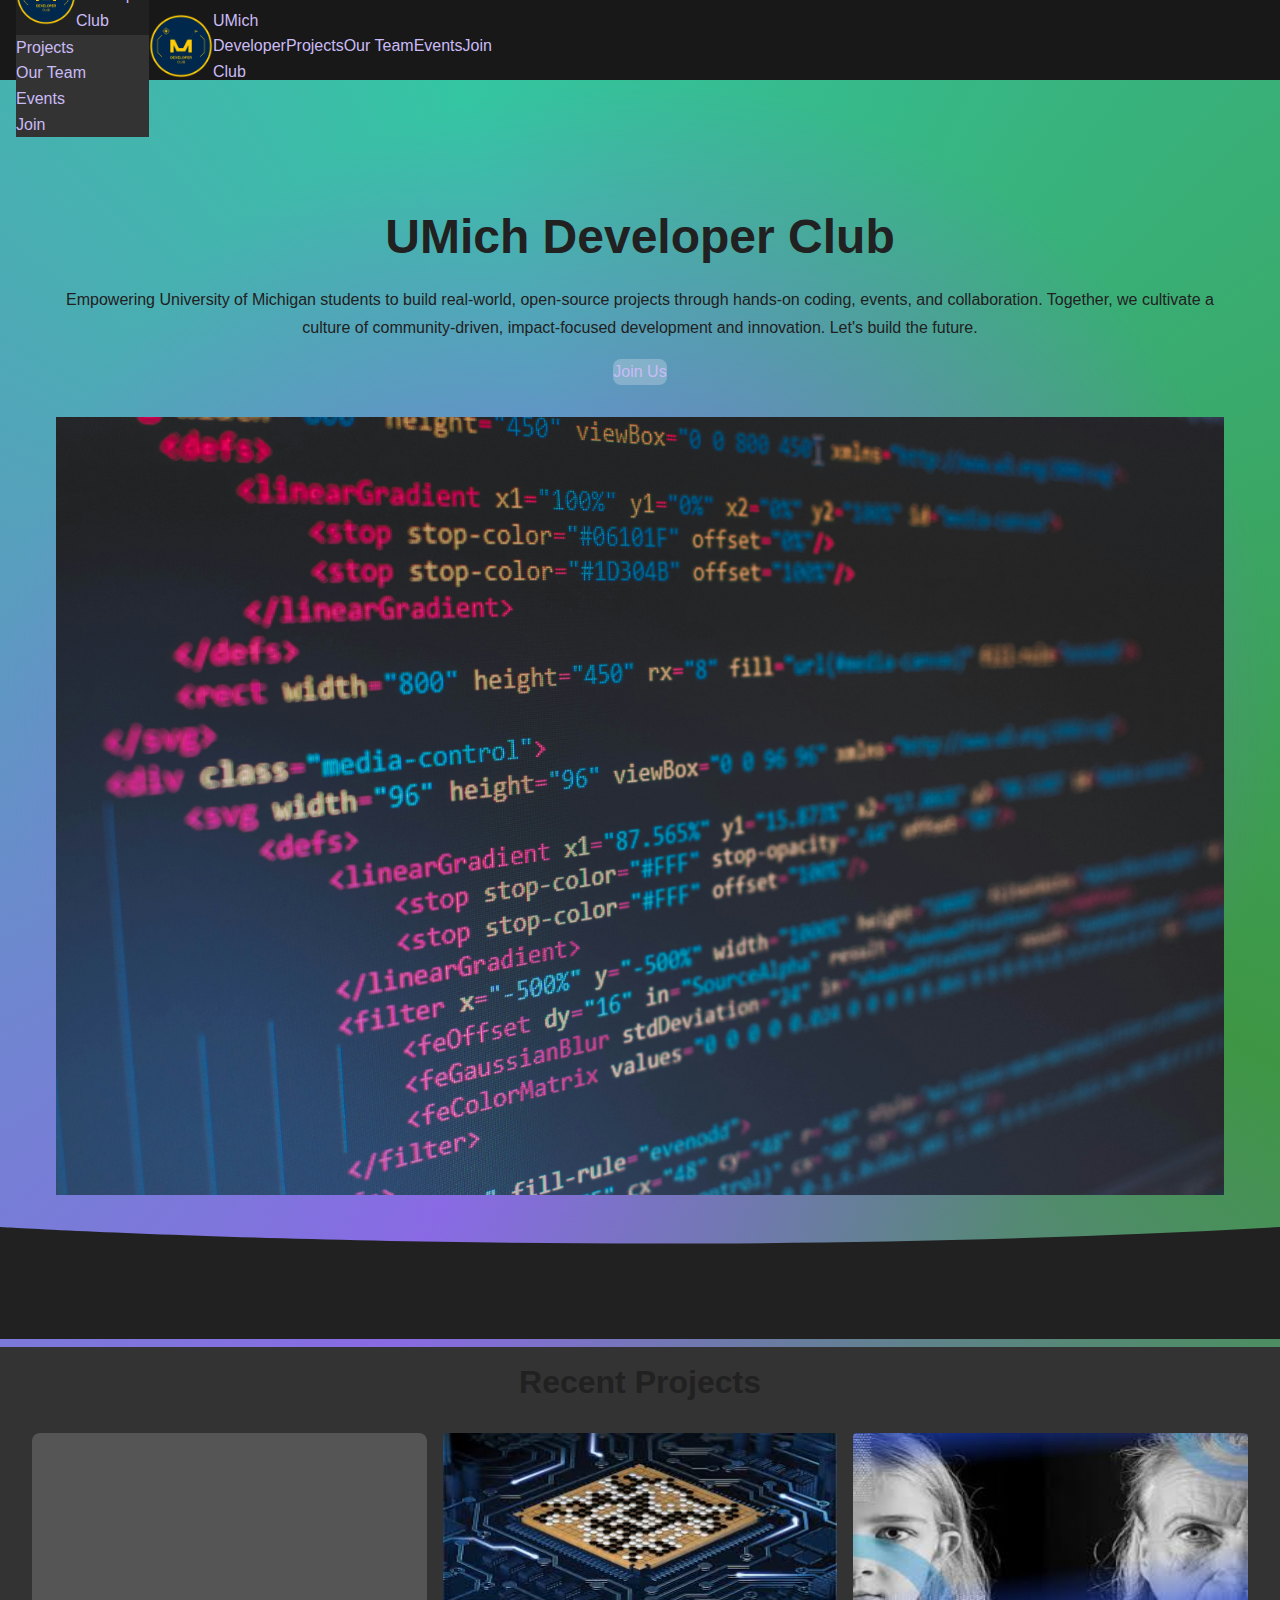
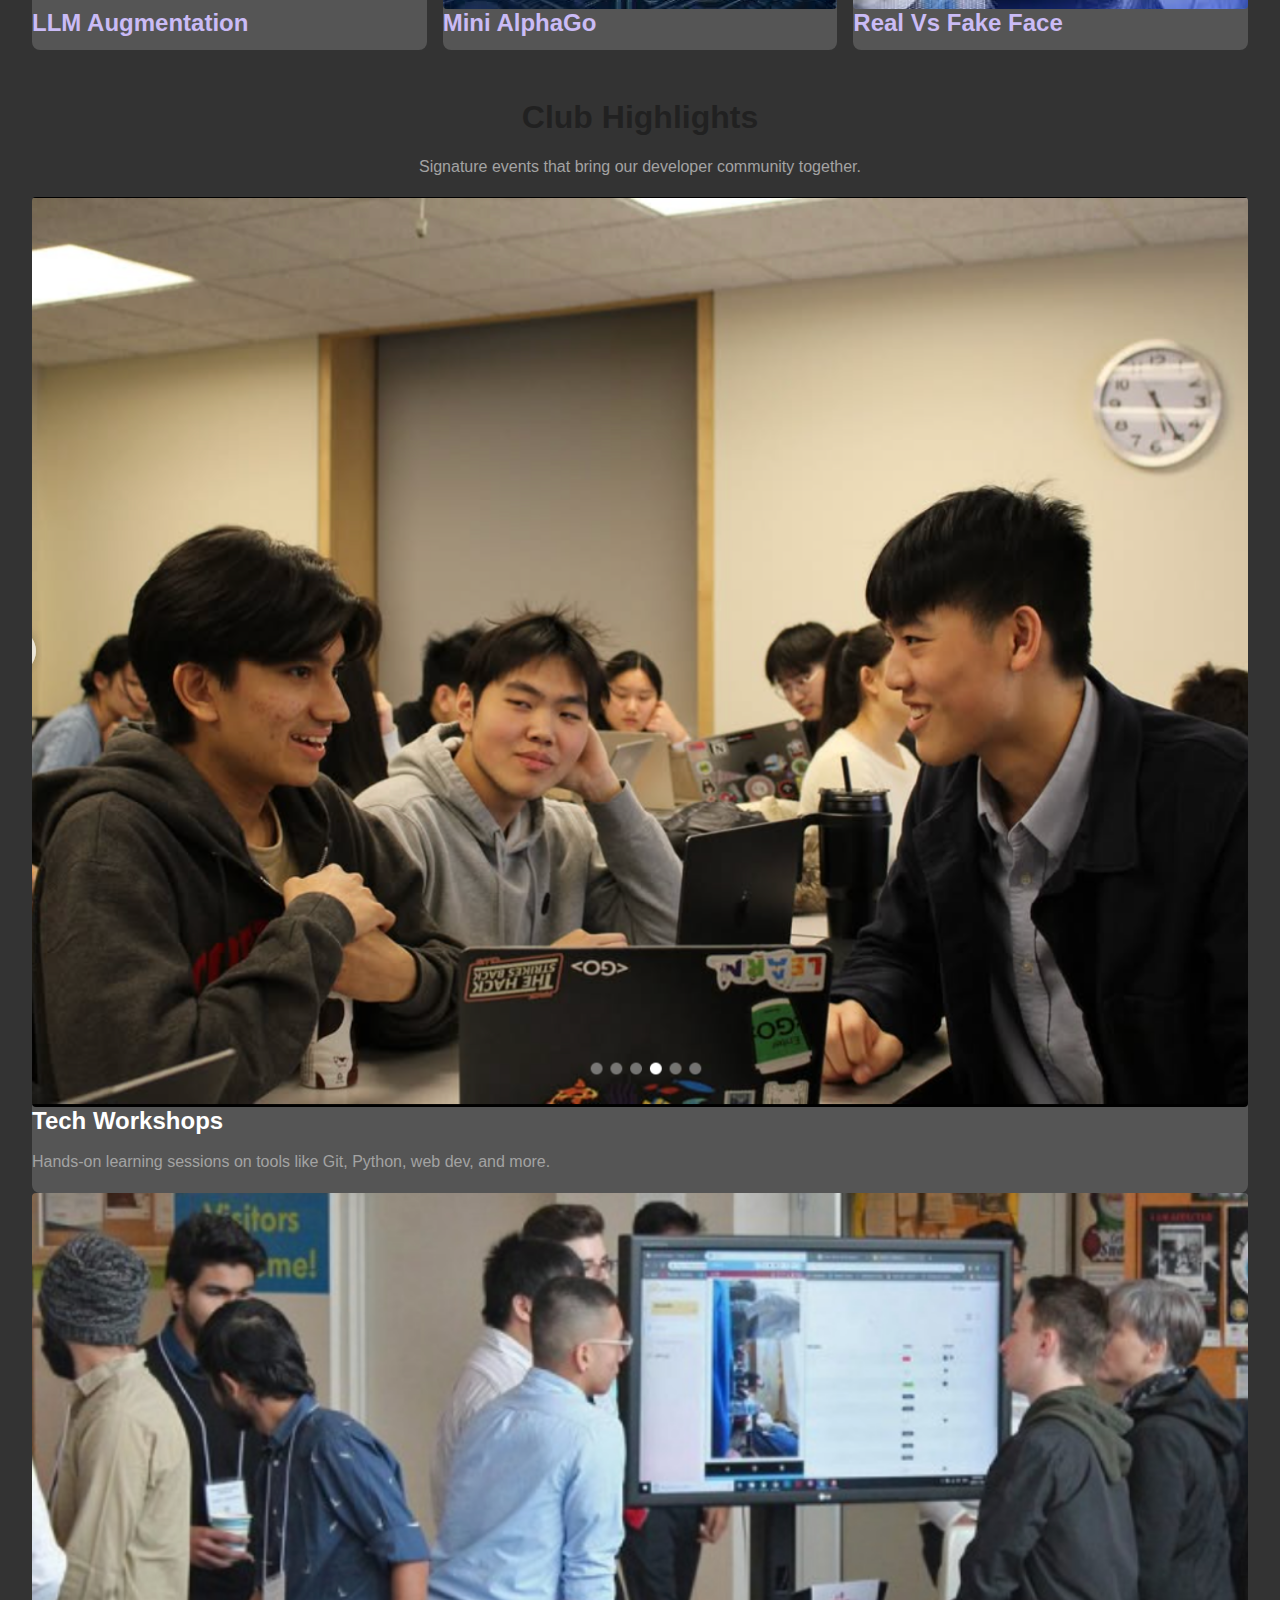
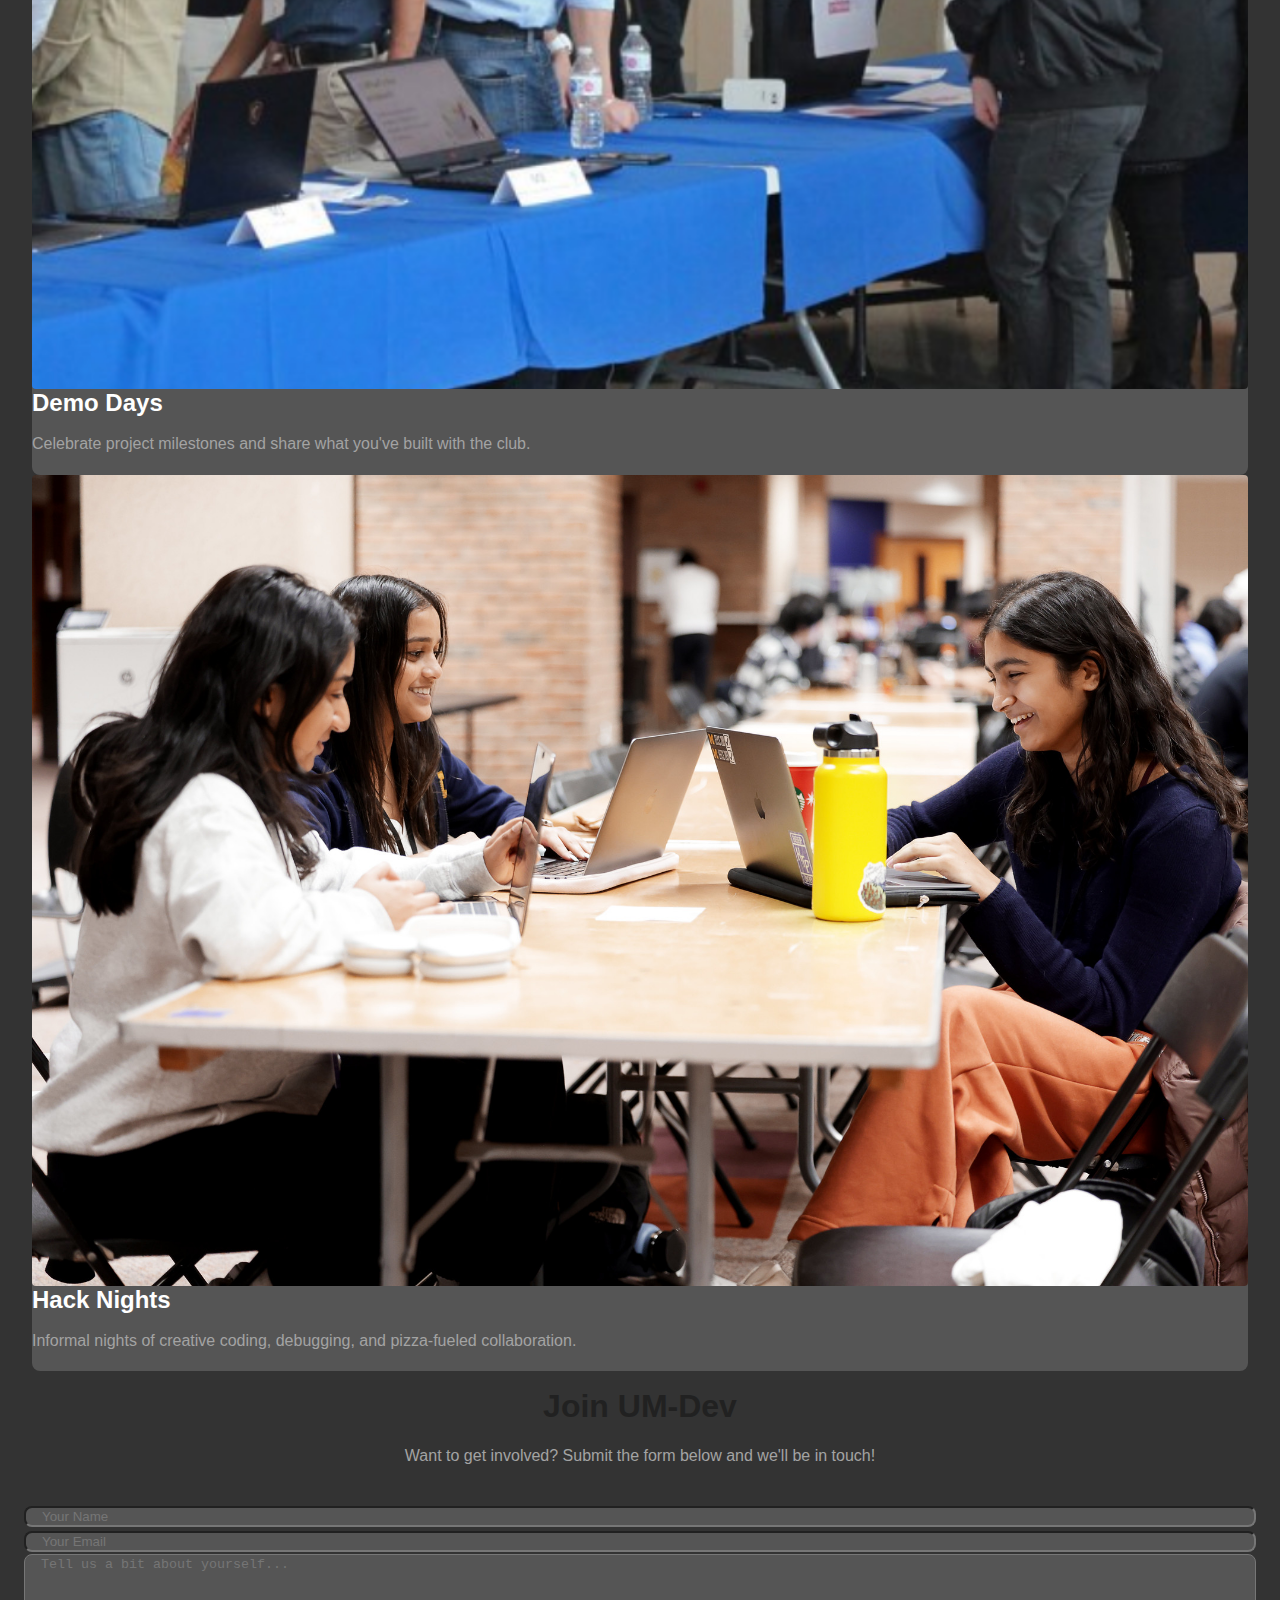
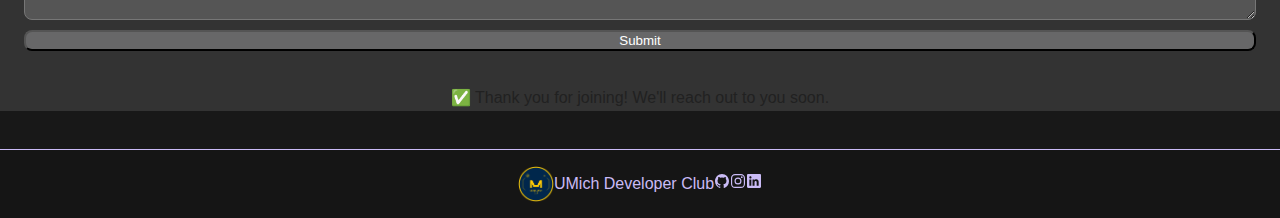
<file: index.html>
<!DOCTYPE html>
<html class="dark" lang="en">
  <head>
    <meta charset="utf-8" />
    <meta name="viewport" content="width=device-width" />
    <title>UM-Dev - UMich Developer Club</title>
    <meta
      name="description"
      content="UM-Dev is the largest developer club at U-M"
    />
    <link rel="icon" type="image/jpg" href="/images/logo.jpg" />
    <meta property="og:title" content="UM-Dev - UMich Developer Club" />
    <meta
      property="og:description"
      content="UM-Dev is the largest developer club at U-M"
    />
    <meta property="og:image" content="/images/favicon.png" />
    <meta property="og:type" content="website" />
    <meta name="twitter:title" content="UM-Dev - UMich Developer Club" />
    <meta
      name="twitter:description"
      content="UM-Dev is the largest developer club at U-M"
    />
    <meta name="twitter:image" content="/images/favicon.png" />
    <meta name="twitter:card" content="summary" />
    <link rel="apple-touch-icon" sizes="180x180" href="/images/logo.jpg" />
    <link
      rel="preload"
      as="image"
      href="/images/logo.jpg"
      fetchpriority="high"
    />
    <meta name="next-head-count" content="15" />
    <meta property="og:title" content="UM-Dev" />
    <link rel="preload" href="./main.css" as="style" />

    <link rel="stylesheet" href="./main.css" data-n-g="" />

    <noscript data-n-css=""></noscript>
  </head>

  <!-- the end of head -->

  <body class="text-grey-dark dark:text-white bg-white-100 dark:bg-grey-dark">
    <div id="__next">
      <div>
        <div>
          <nav
            class="flex filter px-4 py-4 h-20 items-center fixed w-full backdrop-filter backdrop-blur z-50 pt-7"
          >
            <div
              class="absolute top-0 left-0 h-screen w-screen transform -translate-x-full transition-transform duration-300 ease-in-out filter bg-grey"
            >
              <div
                class="flex items-center justify-center filter drop-shadow-md bg-grey-dark h-20"
              >
                <a class="flex items-center" href="/">
                  <img
                    alt="UM-Dev Logo"
                    width="60"
                    height="60"
                    decoding="async"
                    data-nimg="1"
                    src="/images/logo.jpg"
                  />
                  <div
                    class="pr-7 leading-tight md:block hidden text-sm font-medium"
                  >
                    UMich<br />
                    Developer <br />Club
                  </div>
                </a>
              </div>
              <div class="flex flex-col ml-4">
                <a class="text-xl font-medium my-4" href="/projects"
                  >Projects</a
                >
                <a class="text-xl font-normal my-4" href="/team">Our Team</a>
                <a class="text-xl font-normal my-4" href="/events">Events</a>
                <a class="text-xl font-normal my-4" href="/join">Join</a>
              </div>
            </div>
            <div class="w-3/12 flex items-center">
              <a class="flex items-center" href="/">
                <img
                  alt="UM-Dev Logo"
                  width="64"
                  height="64"
                  decoding="async"
                  data-nimg="1"
                  style="color: transparent"
                  src="images/logo.jpg"
                />
                <div
                  class="pr-7 leading-tight md:block hidden text-sm font-medium"
                >
                  UMich<br />
                  Developer <br />Club
                </div>
              </a>
            </div>
            <div class="w-9/12 flex justify-end items-center">
              <div
                class="z-50 flex relative w-8 h-8 flex-col justify-between items-center md:hidden cursor-pointer"
              >
                <span
                  class="h-1 w-full bg-white rounded-lg transform transition duration-300 ease-in-out"
                ></span>
                <span
                  class="h-1 bg-white rounded-lg transition-all duration-300 ease-in-out w-full"
                ></span>
                <span
                  class="h-1 w-full bg-white rounded-lg transform transition duration-300 ease-in-out"
                ></span>
              </div>
              <div class="hidden md:flex">
                <a class="mx-4" href="/projects">Projects</a>
                <a class="mx-4" href="/team">Our Team</a>
                <a class="mx-4" href="/events">Events</a>
                <a class="mx-4" href="/join">Join</a>
              </div>
            </div>
          </nav>
          <main>
            <div class="md:text-left text-center hero">
              <div class="container mx-auto px-2">
                <div class="flex gap-8 items-center md:flex-row flex-col p-8">
                  <div class="md:w-1/2 w-full">
                    <h1
                      class="mb-2 md:mb-5 lg:text-5xl md:text-4xl text-3xl font-bold font-sans tracking-tight"
                    >
                      UMich Developer Club
                    </h1>
                    <p
                      class="mb-5 xl:text-lg lg:text-base text-sm font-light tracking-normal"
                    >
                      Empowering University of Michigan students to build
                      real-world, open-source projects through hands-on coding,
                      events, and collaboration. Together, we cultivate a
                      culture of community-driven, impact-focused development
                      and innovation. Let's build the future.
                    </p>
                    <div class="flex md:justify-start justify-center gap-5">
                      <a
                        class="rounded-lg xl:p-4 p-3 lg:text-lg text-base hover:-translate-y-1 bg-translucent transition drop-shadow-md block w-fit"
                        href="#join"
                        >Join Us</a
                      >
                    </div>
                  </div>
                  <img
                    alt="Dataframe of movie reviews and distribution"
                    fetchpriority="high"
                    width="500"
                    height="500"
                    decoding="async"
                    data-nimg="1"
                    class="md:w-1/2 w-full"
                    style="color: transparent"
                    src="/images/homebg.jpg"
                  />
                </div>
              </div>
              <svg
                preserveAspectRatio="none"
                xmlns="http://www.w3.org/2000/svg"
                x="0px"
                y="0px"
                viewBox="0 0 1920 100.1"
                style="height: 7rem; width: 100%"
              >
                <path
                  fill="#212121"
                  d="M0,0c0,0,934.4,33.4,1920,0v100.1H0L0,0z"
                ></path>
              </svg>
            </div>
            <!-- end of home page-->
            <div class="bg-grey">
              <div
                class="container mx-auto mt-16 mb-16 py-4 p-4 relative overflow-hidden"
              >
                <h2 class="text-3xl text-center font-bold">Recent Projects</h2>
                <div
                  class="flex gap-4 flex-row p-4 justify-center transition"
                  style="transform: translateX(0)"
                >
                  <a
                    class="bg-grey-light p-5 rounded-lg drop-shadow-sm max-w-[350px] transition hover:-translate-y-1 min-w-[200px] w-full"
                    href="https://github.com/MichiganDataScienceTeam/W24-llm-augmentation"
                  >
                    <img
                      alt=""
                      loading="lazy"
                      width="500"
                      height="500"
                      decoding="async"
                      data-nimg="1"
                      class="w-full rounded mb-3 h-44 md:h-56 lg:h-72 xl:h-80 object-cover"
                      style="color: transparent"
                      src="/images/llm_augmentation.png"
                    />
                    <h3 class="text-lg font-bold">LLM Augmentation</h3>
                  </a>
                  <a
                    class="bg-grey-light p-5 rounded-lg drop-shadow-sm max-w-[350px] transition hover:-translate-y-1 min-w-[200px] w-full"
                    href="https://github.com/MichiganDataScienceTeam/W25-mini-alphago"
                  >
                    <img
                      alt=""
                      loading="lazy"
                      width="500"
                      height="500"
                      decoding="async"
                      data-nimg="1"
                      class="w-full rounded mb-3 h-44 md:h-56 lg:h-72 xl:h-80 object-cover"
                      style="color: transparent"
                      src="/images/mini_alphago.jpeg"
                    />
                    <h3 class="text-lg font-bold">Mini AlphaGo</h3>
                  </a>
                  <a
                    class="bg-grey-light p-5 rounded-lg drop-shadow-sm max-w-[350px] transition hover:-translate-y-1 min-w-[200px] w-full"
                    href="https://github.com/MichiganDataScienceTeam/W24-RvF/tree/main"
                  >
                    <img
                      alt=""
                      loading="lazy"
                      width="500"
                      height="500"
                      decoding="async"
                      data-nimg="1"
                      class="w-full rounded mb-3 h-44 md:h-56 lg:h-72 xl:h-80 object-cover"
                      style="color: transparent"
                      src="/images/real_and_fake_face.jpeg"
                    />
                    <h3 class="text-lg font-bold">Real Vs Fake Face</h3>
                  </a>
                </div>
                <button
                  aria-label="Projects Left"
                  class="sm:hidden absolute text-4xl bg-[#000000d8] left-2 top-1/2 -translate-y-1/2 p-2 rounded-full z-10 drop-shadow-lg cursor-pointer"
                >
                  <svg
                    stroke="currentColor"
                    fill="currentColor"
                    stroke-width="0"
                    viewBox="0 0 512 512"
                    height="1em"
                    width="1em"
                    xmlns="http://www.w3.org/2000/svg"
                  >
                    <path
                      d="M48 256c0 114.87 93.13 208 208 208s208-93.13 208-208S370.87 48 256 48 48 141.13 48 256zm212.65-91.36a16 16 0 01.09 22.63L208.42 240H342a16 16 0 010 32H208.42l52.32 52.73A16 16 0 11238 347.27l-79.39-80a16 16 0 010-22.54l79.39-80a16 16 0 0122.65-.09z"
                    ></path>
                  </svg>
                </button>
                <button
                  aria-label="Projects Right"
                  class="sm:hidden absolute text-4xl bg-[#000000d8] right-2 top-1/2 -translate-y-1/2 p-2 rounded-full z-10 drop-shadow-lg cursor-pointer"
                >
                  <svg
                    stroke="currentColor"
                    fill="currentColor"
                    stroke-width="0"
                    viewBox="0 0 512 512"
                    height="1em"
                    width="1em"
                    xmlns="http://www.w3.org/2000/svg"
                  >
                    <path
                      d="M464 256c0-114.87-93.13-208-208-208S48 141.13 48 256s93.13 208 208 208 208-93.13 208-208zm-212.65 91.36a16 16 0 01-.09-22.63L303.58 272H170a16 16 0 010-32h133.58l-52.32-52.73A16 16 0 11274 164.73l79.39 80a16 16 0 010 22.54l-79.39 80a16 16 0 01-22.65.09z"
                    ></path>
                  </svg>
                </button>
              </div>
            </div>
            <!-- end of recent projects -->
            <!-- start of events-->
            <div class="bg-grey">
              <div
                class="container mx-auto mt-16 mb-16 py-4 p-4 relative overflow-hidden"
              >
                <h2 class="text-3xl text-center font-bold">Club Highlights</h2>
                <p class="text-center text-sm mt-2 mb-6 text-grey-xlight">
                  Signature events that bring our developer community together.
                </p>
                <div class="grid sm:grid-cols-2 md:grid-cols-3 gap-6 px-4">
                  <!-- Workshops -->
                  <div
                    class="bg-grey-light p-5 rounded-lg drop-shadow-sm hover:shadow-lg transition hover:-translate-y-1"
                  >
                    <img
                      alt="Workshops"
                      src="/images/workshop.jpg"
                      class="w-full h-48 object-cover rounded mb-3"
                    />
                    <h3 class="text-lg font-bold text-white">Tech Workshops</h3>
                    <p class="text-sm text-grey-xlight mt-1">
                      Hands-on learning sessions on tools like Git, Python, web
                      dev, and more.
                    </p>
                  </div>

                  <!-- Demo Days -->
                  <div
                    class="bg-grey-light p-5 rounded-lg drop-shadow-sm hover:shadow-lg transition hover:-translate-y-1"
                  >
                    <img
                      alt="Demo Days"
                      src="/images/demoday.jpg"
                      class="w-full h-48 object-cover rounded mb-3"
                    />
                    <h3 class="text-lg font-bold text-white">Demo Days</h3>
                    <p class="text-sm text-grey-xlight mt-1">
                      Celebrate project milestones and share what you've built
                      with the club.
                    </p>
                  </div>

                  <!-- Hack Nights -->
                  <div
                    class="bg-grey-light p-5 rounded-lg drop-shadow-sm hover:shadow-lg transition hover:-translate-y-1"
                  >
                    <img
                      alt="Hack Nights"
                      src="/images/hacknight.jpg"
                      class="w-full h-48 object-cover rounded mb-3"
                    />
                    <h3 class="text-lg font-bold text-white">Hack Nights</h3>
                    <p class="text-sm text-grey-xlight mt-1">
                      Informal nights of creative coding, debugging, and
                      pizza-fueled collaboration.
                    </p>
                  </div>
                </div>
              </div>
            </div>
            <!-- end of events -->

            <!-- start of join us form -->
            <div class="bg-grey py-16 px-6" id="join">
              <div class="container mx-auto max-w-2xl text-center">
                <h2 class="text-3xl font-bold mb-4">Join UM-Dev</h2>
                <p class="text-md text-grey-xlight mb-8">
                  Want to get involved? Submit the form below and we'll be in
                  touch!
                </p>
                <div id="join-form">
                  <form onsubmit="handleJoinSubmit(event)" class="space-y-4">
                    <input
                      type="text"
                      id="name"
                      required
                      placeholder="Your Name"
                      class="w-full px-4 py-2 rounded-lg bg-grey-light text-white border border-grey-xlight focus:outline-none focus:border-white"
                    />
                    <input
                      type="email"
                      id="email"
                      required
                      placeholder="Your Email"
                      class="w-full px-4 py-2 rounded-lg bg-grey-light text-white border border-grey-xlight focus:outline-none focus:border-white"
                    />
                    <textarea
                      id="message"
                      rows="4"
                      placeholder="Tell us a bit about yourself..."
                      class="w-full px-4 py-2 rounded-lg bg-grey-light text-white border border-grey-xlight focus:outline-none focus:border-white"
                    ></textarea>
                    <button
                      type="submit"
                      class="w-full bg-translucent hover:-translate-y-1 text-white font-semibold py-3 px-6 rounded-lg transition drop-shadow-md"
                    >
                      Submit
                    </button>
                  </form>
                </div>

                <div
                  id="thank-you"
                  class="hidden text-green-300 text-xl font-medium mt-8"
                >
                  ✅ Thank you for joining! We'll reach out to you soon.
                </div>
              </div>
            </div>
            <!-- end of join us form -->

            <!-- form handler script -->
            <script>
              function handleJoinSubmit(event) {
                event.preventDefault();
                document.getElementById("join-form").style.display = "none";
                document.getElementById("thank-you").style.display = "block";
              }
            </script>

            <!-- start of footer -->
          </main>
          <footer class="p-4 flex items-center justify-center gap-2">
            <a class="flex items-center" href="/">
              <img
                alt="MDST Logo"
                width="36"
                height="36"
                decoding="async"
                data-nimg="1"
                style="color: transparent"
                src="images/logo.jpg"
              />
              <div
                class="pr-7 ml-2 leading-tight md:block hidden text-sm font-medium"
              >
                UMich Developer Club
              </div>
            </a>
            <a
              aria-label="MDST GitHub"
              href="https://github.com/orgs/MichiganDataScienceTeam/repositories"
            >
              <svg
                stroke="currentColor"
                fill="currentColor"
                stroke-width="0"
                viewBox="0 0 512 512"
                class="text-4xl"
                height="1em"
                width="1em"
                xmlns="http://www.w3.org/2000/svg"
              >
                <path
                  d="M256 32C132.3 32 32 134.9 32 261.7c0 101.5 64.2 187.5 153.2 217.9a17.56 17.56 0 003.8.4c8.3 0 11.5-6.1 11.5-11.4 0-5.5-.2-19.9-.3-39.1a102.4 102.4 0 01-22.6 2.7c-43.1 0-52.9-33.5-52.9-33.5-10.2-26.5-24.9-33.6-24.9-33.6-19.5-13.7-.1-14.1 1.4-14.1h.1c22.5 2 34.3 23.8 34.3 23.8 11.2 19.6 26.2 25.1 39.6 25.1a63 63 0 0025.6-6c2-14.8 7.8-24.9 14.2-30.7-49.7-5.8-102-25.5-102-113.5 0-25.1 8.7-45.6 23-61.6-2.3-5.8-10-29.2 2.2-60.8a18.64 18.64 0 015-.5c8.1 0 26.4 3.1 56.6 24.1a208.21 208.21 0 01112.2 0c30.2-21 48.5-24.1 56.6-24.1a18.64 18.64 0 015 .5c12.2 31.6 4.5 55 2.2 60.8 14.3 16.1 23 36.6 23 61.6 0 88.2-52.4 107.6-102.3 113.3 8 7.1 15.2 21.1 15.2 42.5 0 30.7-.3 55.5-.3 63 0 5.4 3.1 11.5 11.4 11.5a19.35 19.35 0 004-.4C415.9 449.2 480 363.1 480 261.7 480 134.9 379.7 32 256 32z"
                ></path>
              </svg>
            </a>
            <a aria-label="MDST Instagram" href="https://instagram.com/mdst_um">
              <svg
                stroke="currentColor"
                fill="currentColor"
                stroke-width="0"
                viewBox="0 0 512 512"
                class="text-4xl"
                height="1em"
                width="1em"
                xmlns="http://www.w3.org/2000/svg"
              >
                <path
                  d="M349.33 69.33a93.62 93.62 0 0193.34 93.34v186.66a93.62 93.62 0 01-93.34 93.34H162.67a93.62 93.62 0 01-93.34-93.34V162.67a93.62 93.62 0 0193.34-93.34zm0-37.33H162.67C90.8 32 32 90.8 32 162.67v186.66C32 421.2 90.8 480 162.67 480h186.66C421.2 480 480 421.2 480 349.33V162.67C480 90.8 421.2 32 349.33 32z"
                ></path>
                <path
                  d="M377.33 162.67a28 28 0 1128-28 27.94 27.94 0 01-28 28zM256 181.33A74.67 74.67 0 11181.33 256 74.75 74.75 0 01256 181.33m0-37.33a112 112 0 10112 112 112 112 0 00-112-112z"
                ></path>
              </svg>
            </a>
            <a
              aria-label="MDST Linkedin"
              href="https://www.linkedin.com/school/michigan-data-science-team/"
            >
              <svg
                stroke="currentColor"
                fill="currentColor"
                stroke-width="0"
                viewBox="0 0 512 512"
                class="text-4xl"
                height="1em"
                width="1em"
                xmlns="http://www.w3.org/2000/svg"
              >
                <path
                  d="M444.17 32H70.28C49.85 32 32 46.7 32 66.89v374.72C32 461.91 49.85 480 70.28 480h373.78c20.54 0 35.94-18.21 35.94-38.39V66.89C480.12 46.7 464.6 32 444.17 32zm-273.3 373.43h-64.18V205.88h64.18zM141 175.54h-.46c-20.54 0-33.84-15.29-33.84-34.43 0-19.49 13.65-34.42 34.65-34.42s33.85 14.82 34.31 34.42c-.01 19.14-13.31 34.43-34.66 34.43zm264.43 229.89h-64.18V296.32c0-26.14-9.34-44-32.56-44-17.74 0-28.24 12-32.91 23.69-1.75 4.2-2.22 9.92-2.22 15.76v113.66h-64.18V205.88h64.18v27.77c9.34-13.3 23.93-32.44 57.88-32.44 42.13 0 74 27.77 74 87.64z"
                ></path>
              </svg>
            </a>
          </footer>
        </div>
      </div>
    </div>
    <script id="__NEXT_DATA__" type="application/json">
      {
        "props": {
          "pageProps": {
            "companies": [
              {
                "companies": [
                  {
                    "name": "Rocket Companies",
                    "link": "https://www.myrocketcareer.com/",
                    "image": "rocket-company.png"
                  },
                  {
                    "name": "PwC",
                    "link": "https://www.pwc.com/",
                    "image": "pwc.png"
                  },
                  {
                    "name": "Bloomberg",
                    "link": "https://www.bloomberg.com/",
                    "image": "bloomberg.png"
                  },
                  {
                    "name": "Dominos",
                    "link": "https://www.dominos.com/",
                    "image": "dominos.png"
                  },
                  {
                    "name": "Figma",
                    "link": "https://www.figma.com/",
                    "image": "figma.png"
                  },
                  {
                    "name": "Discover",
                    "link": "https://www.discover.com/",
                    "image": "discover.png"
                  },
                  {
                    "name": "Capital One",
                    "link": "https://www.capitalone.com/",
                    "image": "capital-one.png"
                  },
                  {
                    "name": "Nissan",
                    "link": "https://www.nissan-global.com/",
                    "image": "nissan.png"
                  },
                  {
                    "name": "Rockstar Games",
                    "link": "https://www.rockstargames.com/",
                    "image": "rockstar-games.png"
                  },
                  {
                    "name": "American Airline",
                    "link": "https://www.aa.com/",
                    "image": "american_airline.jpg"
                  }
                ]
              }
            ],
            "sponsors": [
              {
                "type": "large",
                "sponsors": [
                  {
                    "name": "Rocket Companies",
                    "link": "https://www.myrocketcareer.com/",
                    "image": "rocket.png"
                  },
                  {
                    "name": "Discover",
                    "link": "https://www.discover.com/",
                    "image": "discover.png"
                  },
                  {
                    "name": "Intuit",
                    "link": "https://www.intuit.com/",
                    "image": "intuit.png"
                  },
                  {
                    "name": "College of Engineering",
                    "link": "https://www.engin.umich.edu/",
                    "image": "coe.png"
                  },
                  {
                    "name": "Engineering Student Government",
                    "link": "https://esg.engin.umich.edu/",
                    "image": "esg.png"
                  }
                ],
                "tier": "MDST is made possible by our sponsors"
              },
              {
                "type": "small",
                "sponsors": [
                  {
                    "name": "Michigan Institute for Data Science",
                    "link": "https://midas.umich.edu/",
                    "image": "midas.png"
                  },
                  {
                    "name": "University of Michigan School of Information",
                    "link": "https://www.si.umich.edu/",
                    "image": "umsi.png"
                  }
                ]
              }
            ],
            "projects": [
              {
                "name": "LLM Augmentation",
                "image": "llm_augmentation.png",
                "link": "https://github.com/MichiganDataScienceTeam/W24-llm-augmentation"
              },
              {
                "name": "Mini Copilot",
                "image": "minicopilot.png",
                "link": ""
              },
              {
                "name": "Real Vs Fake Face",
                "image": "rvf.png",
                "link": "https://github.com/MichiganDataScienceTeam/W24-RvF/tree/main"
              }
            ],
            "timeline": {
              "show_on_homepage": true,
              "title": "Recruiting Timeline Winter 2025",
              "events": [
                {
                  "title": "Mass Meeting 1 @ Virtual",
                  "time": "January 12th 12:00 - 1:00pm",
                  "description": "Join us to learn more about MDST and how to become a member.",
                  "external": {
                    "name": "Zoom",
                    "link": "https://umich.zoom.us/j/96762839103"
                  }
                },
                {
                  "title": "Mass Meeting 2 @ Michigan Union - Kuenzel Room",
                  "time": "January 12th 6:00 - 7:00pm",
                  "description": "Same content as Mass Meeting."
                },
                {
                  "title": "Office Hours 1 @ Mason Hall 3411",
                  "time": "January 16th 8:30 - 9:30pm",
                  "description": "Troubleshooting session for setup, tutorials, and checkpoints."
                },
                {
                  "title": "*Mandatory* Project Exploration Fair @ CCCB 2460",
                  "time": "January 19th 12:00 - 2:00pm",
                  "description": "Meet with project leads and get to know the project offerings for this semester. Please block out ~30 minutes within this timeframe to attend. If you have a conflict, fill out the form above BEFORE the event, no exceptions will be made if you let us know after 11:59 a.m. on 01/19."
                },
                {
                  "title": "Office Hours 2 @ Fishbowl Classroom G444C",
                  "time": "January 19th 3:00 - 5:00pm",
                  "description": "Troubleshooting session for setup, tutorials, and checkpoints."
                },
                {
                  "title": "Office Hours 3 @ Mason Hall 3427",
                  "time": "January 21th 7:30 - 9:00pm",
                  "description": "Troubleshooting session for setup, tutorials, and checkpoints."
                },
                {
                  "title": "Tutorial Submission Due",
                  "time": "January 24th 11:59pm",
                  "description": "Submit your completed tutorial materials for acceptance into the club."
                },
                {
                  "title": "*Mandatory* First Project Work Session @ Location TBA",
                  "time": "January 26th 12:00 - 3pm",
                  "description": "Start working on data science projects!"
                }
              ]
            },
            "communityImages": [
              {
                "name": "WN24 Project Expo",
                "image": "WN24_EXPO.JPG"
              },
              {
                "name": "FA24 Economic-Forcasting",
                "image": "economic-forcasting1.JPG"
              },
              {
                "name": "FA24 Poker Bot",
                "image": "pokerbot1.JPG"
              },
              {
                "name": "FA24 Mass Meeting 1",
                "image": "mass_meeting1.JPG"
              },
              {
                "name": "FA24 Mass Meeting 2",
                "image": "mass_meeting2.JPG"
              },
              {
                "name": "WN24 Data Science Night",
                "image": "WN24_DSN.JPG"
              }
            ]
          },
          "__N_SSG": true
        },
        "page": "/",
        "query": {},
        "buildId": "AUmy-CBRP2DxLr2aCEtcY",
        "isFallback": false,
        "gsp": true,
        "scriptLoader": []
      }
    </script>
  </body>
</html>
</file>
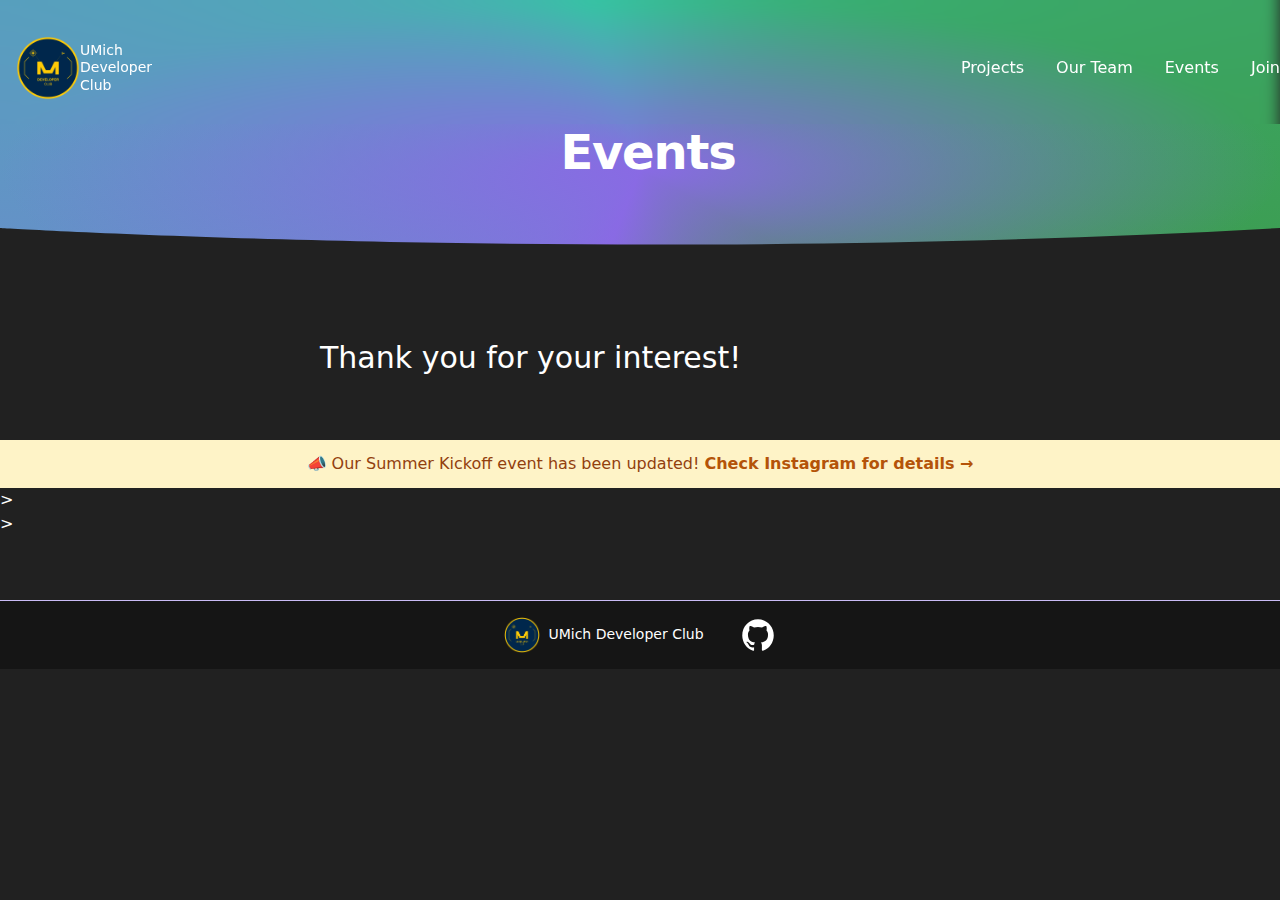
<file: events/index.html>
<!DOCTYPE html>
<html class="dark" lang="en">
  <head>
    <meta charset="utf-8" />
    <meta name="viewport" content="width=device-width" />
    <title>Projects - UMich Developer Club</title>
    <link rel="icon" type="image/jpg" href="/images/logo.jpg" />
    <link rel="stylesheet" href="/_next/static/css/eb8f1f48da219c4a.css" />
  </head>
  <body class="text-grey-dark dark:text-white bg-white-100 dark:bg-grey-dark">
    <!-- navigation bar -->
    <nav
      class="flex filter px-4 py-4 h-20 items-center fixed w-full backdrop-filter backdrop-blur z-50 pt-7"
    >
      <div class="w-3/12 flex items-center">
        <a class="flex items-center" href="/">
          <img
            alt="UM-Dev Logo"
            width="64"
            height="64"
            decoding="async"
            data-nimg="1"
            style="color: transparent"
            src="/images/logo.jpg"
          />
          <div class="pr-7 leading-tight md:block hidden text-sm font-medium">
            UMich<br />Developer <br />Club
          </div>
        </a>
      </div>
      <div class="w-9/12 flex justify-end items-center">
        <div class="hidden md:flex">
          <a class="mx-4" href="/projects">Projects</a>
          <a class="mx-4" href="/team">Our Team</a>
          <a class="mx-4" href="/events">Events</a>
          <a class="mx-4" href="/join">Join</a>
        </div>
      </div>
    </nav>
    <!-- end navigation bar -->

    <main class="pt-32">
      <div class="md:text-left text-center hero">
        <!-- title: our leaderteam -->
        <div class="container mx-auto px-2">
          <div class="flex justify-center items-center p-8">
            <h1
              class="mb-2 md:mb-5 lg:text-5xl md:text-4xl text-3xl font-bold font-sans tracking-tight text-center"
            >
              Events
            </h1>
          </div>
        </div>
        <!-- end title -->

        <svg
          preserveAspectRatio="none"
          xmlns="http://www.w3.org/2000/svg"
          x="0px"
          y="0px"
          viewBox="0 0 1920 100.1"
          style="height: 7rem; width: 100%"
        >
          <path
            fill="#212121"
            d="M0,0c0,0,934.4,33.4,1920,0v100.1H0L0,0z"
          ></path>
        </svg>
      </div>
      <!-- end of title section -->

      <!-- subtitle: "E-board" -->
      <div class="mx-auto mb-8 max-w-screen-sm lg:mb-16 text-align: center;">
        <h2 class="text-3xl mb-4">Thank you for your interest!</h2>
      </div>

      <div
        style="
          background-color: #fef3c7;
          color: #92400e;
          padding: 12px;
          text-align: center;
        "
      >
        📣 Our Summer Kickoff event has been updated!
        <a
          href="https://www.instagram.com/mdst_um/"
          target="_blank"
          style="color: #b45309; font-weight: bold"
        >
          Check Instagram for details →
        </a>
      </div>

      <!--end-->>
    </main>

    <!--footer-->>
    <footer class="p-4 flex items-center justify-center gap-2 mt-16">
      <a class="flex items-center" href="/">
        <img
          alt="Logo"
          width="36"
          height="36"
          decoding="async"
          data-nimg="1"
          style="color: transparent"
          src="/images/logo.jpg"
        />
        <div
          class="pr-7 ml-2 leading-tight md:block hidden text-sm font-medium"
        >
          UMich Developer Club
        </div>
      </a>
      <a
        aria-label="MDST GitHub"
        href="https://github.com/orgs/MichiganDataScienceTeam/repositories"
      >
        <svg
          stroke="currentColor"
          fill="currentColor"
          stroke-width="0"
          viewBox="0 0 512 512"
          class="text-4xl"
          height="1em"
          width="1em"
          xmlns="http://www.w3.org/2000/svg"
        >
          <path
            d="M256 32C132.3 32 32 134.9 32 261.7c0 101.5 64.2 187.5 153.2 217.9a17.56 17.56 0 003.8.4c8.3 0 11.5-6.1 11.5-11.4 0-5.5-.2-19.9-.3-39.1a102.4 102.4 0 01-22.6 2.7c-43.1 0-52.9-33.5-52.9-33.5-10.2-26.5-24.9-33.6-24.9-33.6-19.5-13.7-.1-14.1 1.4-14.1h.1c22.5 2 34.3 23.8 34.3 23.8 11.2 19.6 26.2 25.1 39.6 25.1a63 63 0 0025.6-6c2-14.8 7.8-24.9 14.2-30.7-49.7-5.8-102-25.5-102-113.5 0-25.1 8.7-45.6 23-61.6-2.3-5.8-10-29.2 2.2-60.8a18.64 18.64 0 015-.5c8.1 0 26.4 3.1 56.6 24.1a208.21 208.21 0 01112.2 0c30.2-21 48.5-24.1 56.6-24.1a18.64 18.64 0 015 .5c12.2 31.6 4.5 55 2.2 60.8 14.3 16.1 23 36.6 23 61.6 0 88.2-52.4 107.6-102.3 113.3 8 7.1 15.2 21.1 15.2 42.5 0 30.7-.3 55.5-.3 63 0 5.4 3.1 11.5 11.4 11.5a19.35 19.35 0 004-.4C415.9 449.2 480 363.1 480 261.7 480 134.9 379.7 32 256 32z"
          ></path>
        </svg>
      </a>
    </footer>
  </body>
</html>
</file>
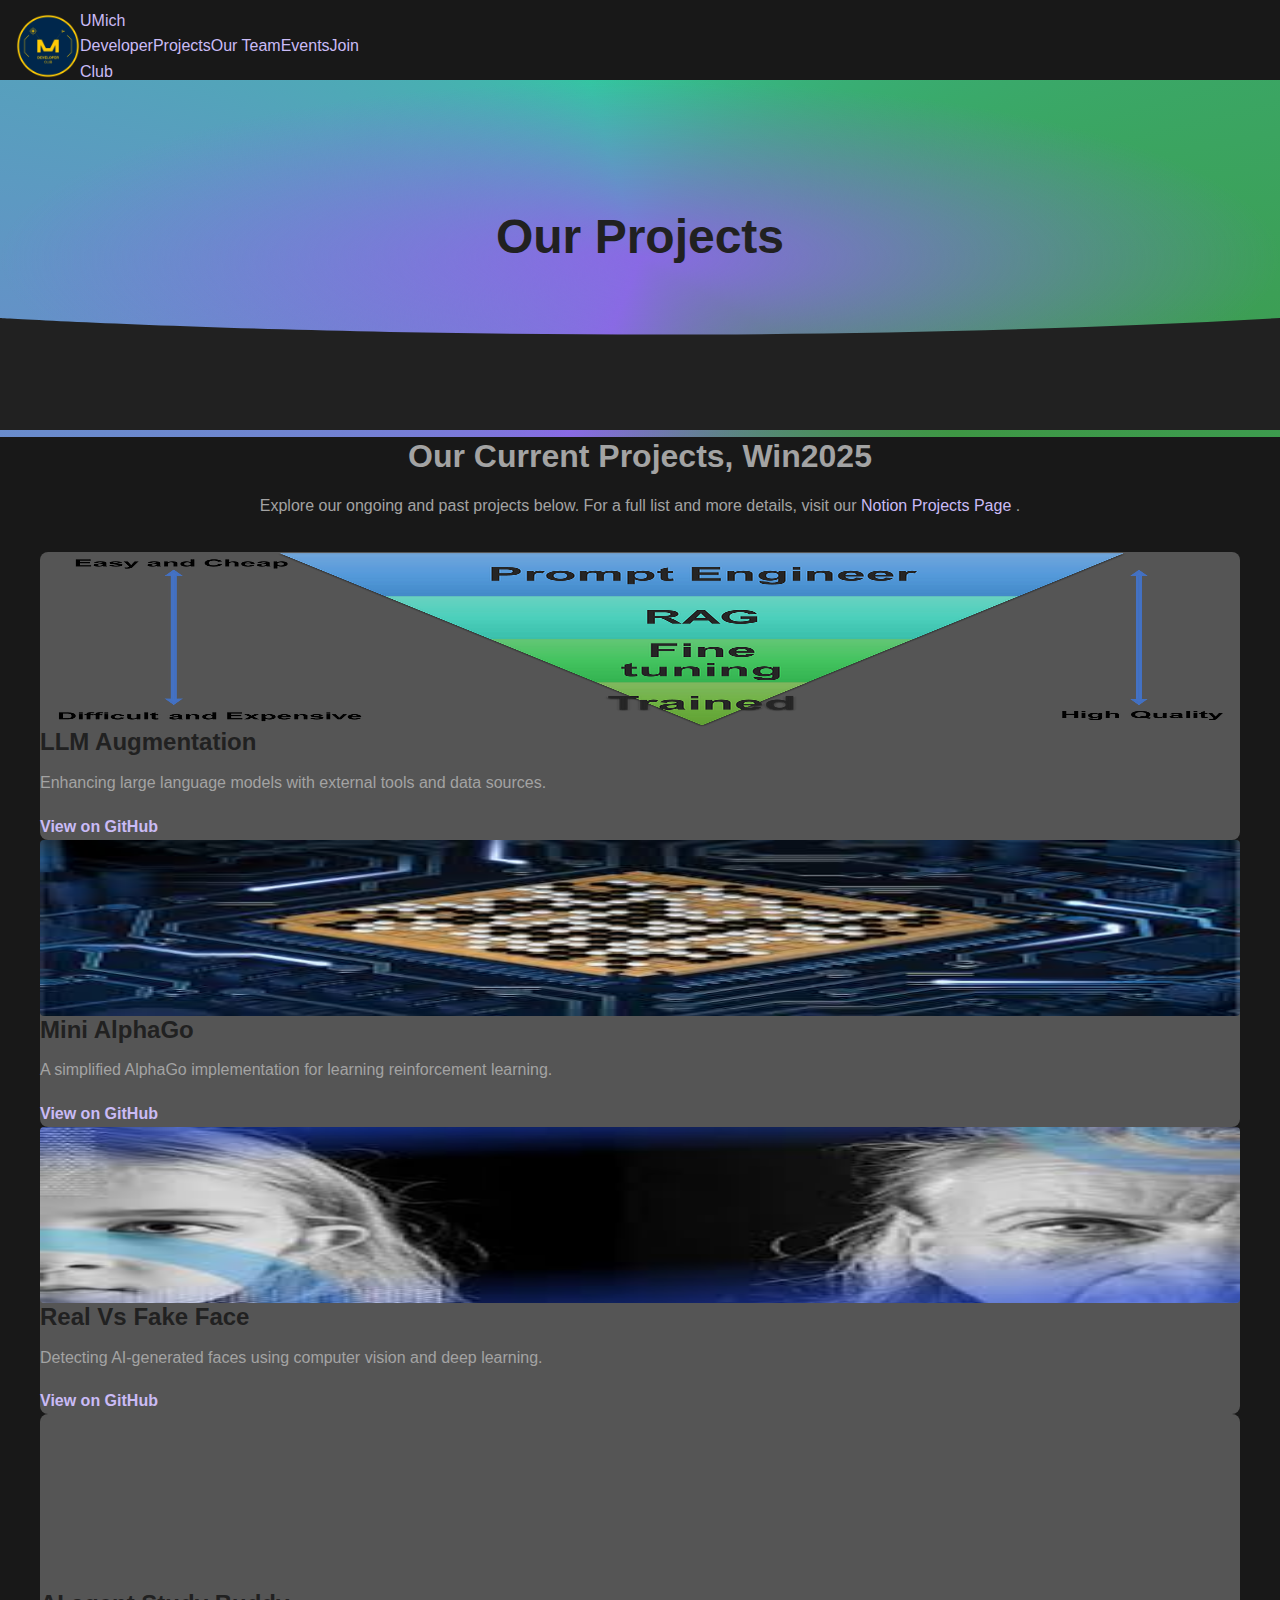
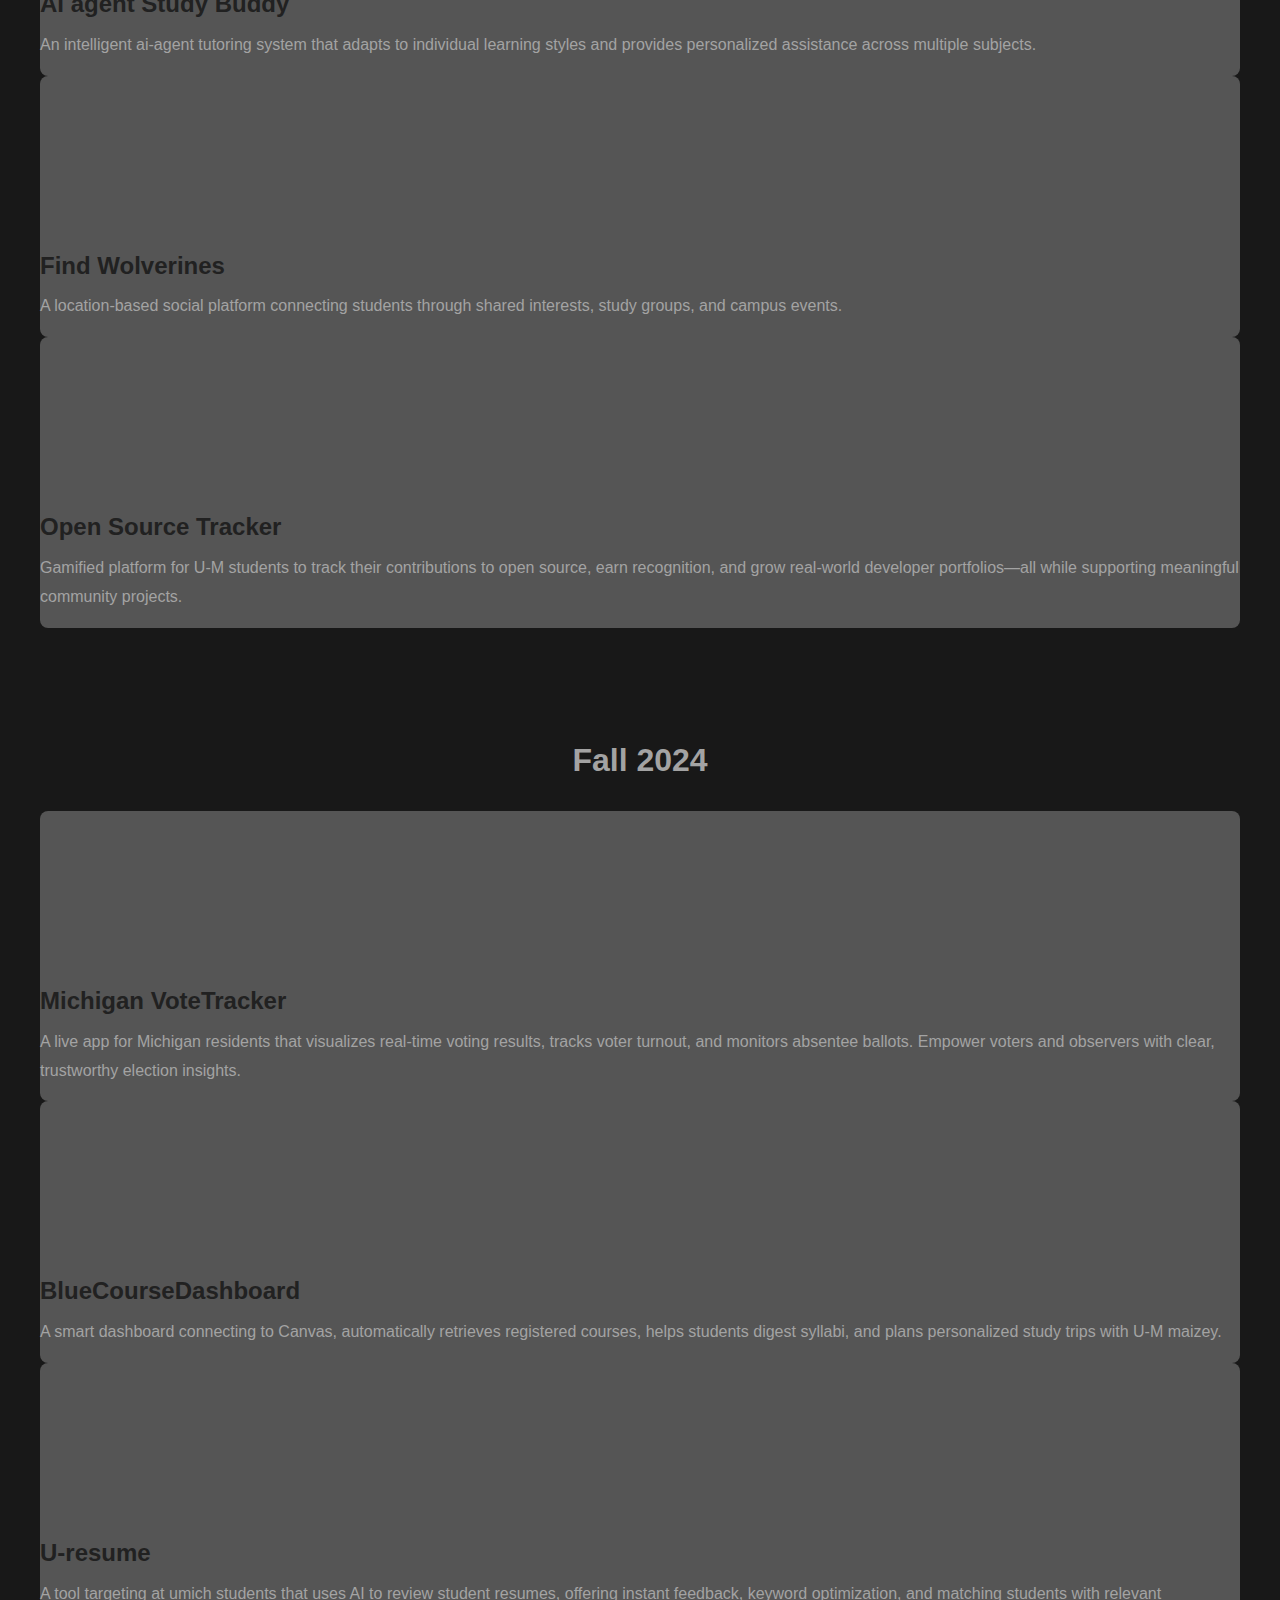
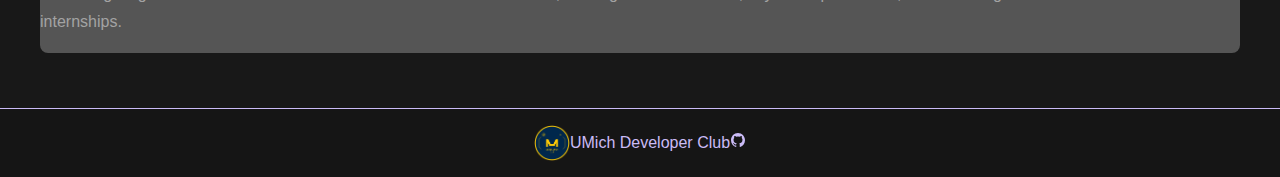
<file: projects/index.html>
<!DOCTYPE html>
<html class="dark" lang="en">
  <head>
    <meta charset="utf-8" />
    <meta name="viewport" content="width=device-width" />
    <title>Projects - UMich Developer Club</title>
    <link rel="icon" type="image/jpg" href="/images/logo.jpg" />
    <link rel="stylesheet" href="/main.css" />
  </head>
  <body class="text-grey-dark dark:text-white bg-white-100 dark:bg-grey-dark">
    <!-- navagaiton bar-->
    <nav
      class="flex filter px-4 py-4 h-20 items-center fixed w-full backdrop-filter backdrop-blur z-50 pt-7"
    >
      <div class="w-3/12 flex items-center">
        <a class="flex items-center" href="/">
          <img
            alt="UM-Dev Logo"
            width="64"
            height="64"
            decoding="async"
            data-nimg="1"
            style="color: transparent"
            src="/images/logo.jpg"
          />
          <div class="pr-7 leading-tight md:block hidden text-sm font-medium">
            UMich<br />Developer <br />Club
          </div>
        </a>
      </div>
      <div class="w-9/12 flex justify-end items-center">
        <div class="hidden md:flex">
          <a class="mx-4" href="/projects">Projects</a>
          <a class="mx-4" href="/team">Our Team</a>
          <a class="mx-4" href="/events">Events</a>
          <a class="mx-4" href="/join">Join</a>
        </div>
      </div>
    </nav>
    <!-- end -->

    <main class="pt-32">
      <div class="md:text-left text-center hero">
        <!--title: our projects-->
        <div class="container mx-auto px-2">
          <div class="flex justify-center items-center p-8">
            <h1
              class="mb-2 md:mb-5 lg:text-5xl md:text-4xl text-3xl font-bold font-sans tracking-tight text-center"
            >
              Our Projects
            </h1>
          </div>
        </div>
        <!--end-->
        <!--弧线-->
        <svg
          preserveAspectRatio="none"
          xmlns="http://www.w3.org/2000/svg"
          x="0px"
          y="0px"
          viewBox="0 0 1920 100.1"
          style="height: 7rem; width: 100%"
        >
          <path
            fill="#212121"
            d="M0,0c0,0,934.4,33.4,1920,0v100.1H0L0,0z"
          ></path>
        </svg>
        <!--end-->
      </div>
      <section class="container mx-auto px-2">
        <!--subtitle-->
        <div class="flex justify-center items-center">
          <h2 class="text-xl md:text-2xl font-semibold text-grey-xlight mb-2">
            Our Current Projects, Win2025
          </h2>
        </div>
        <div class="flex justify-center items-center mb-6">
          <p class="text-grey-xlight text-base max-w-2xl text-center">
            Explore our ongoing and past projects below. For a full list and
            more details, visit our
            <a
              href="https://mdst-club.notion.site/w25-projects"
              class="underline text-purple-300 font-medium"
              target="_blank"
              rel="noopener noreferrer"
            >
              Notion Projects Page </a
            >.
          </p>
        </div>
        <!--end-->
        <div
          class="grid grid-cols-1 lg:grid-cols-2 gap-6 p-4 max-w-6xl mx-auto"
        >
          <!-- Example Project Card 1 -->
          <div
            class="bg-grey-light p-5 rounded-lg drop-shadow-sm max-w-[350px] transition hover:-translate-y-1 min-w-[200px] w-full"
          >
            <img
              alt="LLM Augmentation"
              loading="lazy"
              width="500"
              height="300"
              decoding="async"
              data-nimg="1"
              class="w-full rounded mb-3 h-44 md:h-56 lg:h-72 xl:h-80 object-cover"
              style="color: transparent"
              src="/images/llm_augmentation.png"
            />
            <h3 class="text-lg font-bold">LLM Augmentation</h3>
            <p class="text-grey-xlight text-sm mb-2">
              Enhancing large language models with external tools and data
              sources.
            </p>
            <a
              href="https://github.com/MichiganDataScienceTeam/W24-llm-augmentation"
              class="font-bold underline text-purple-300"
              >View on GitHub</a
            >
          </div>
          <!-- Example Project Card 2 -->
          <div
            class="bg-grey-light p-5 rounded-lg drop-shadow-sm max-w-[350px] transition hover:-translate-y-1 min-w-[200px] w-full"
          >
            <img
              alt="Mini AlphaGo"
              loading="lazy"
              width="500"
              height="300"
              decoding="async"
              data-nimg="1"
              class="w-full rounded mb-3 h-44 md:h-56 lg:h-72 xl:h-80 object-cover"
              style="color: transparent"
              src="/images/mini_alphago.jpeg"
            />
            <h3 class="text-lg font-bold">Mini AlphaGo</h3>
            <p class="text-grey-xlight text-sm mb-2">
              A simplified AlphaGo implementation for learning reinforcement
              learning.
            </p>
            <a
              href="https://github.com/MichiganDataScienceTeam/W25-mini-alphago"
              class="font-bold underline text-purple-300"
              >View on GitHub</a
            >
          </div>
          <!-- Example Project Card 3 -->
          <div
            class="bg-grey-light p-5 rounded-lg drop-shadow-sm max-w-[350px] transition hover:-translate-y-1 min-w-[200px] w-full"
          >
            <img
              alt="Real Vs Fake Face"
              loading="lazy"
              width="500"
              height="300"
              decoding="async"
              data-nimg="1"
              class="w-full rounded mb-3 h-44 md:h-56 lg:h-72 xl:h-80 object-cover"
              style="color: transparent"
              src="/images/real_and_fake_face.jpeg"
            />
            <h3 class="text-lg font-bold">Real Vs Fake Face</h3>
            <p class="text-grey-xlight text-sm mb-2">
              Detecting AI-generated faces using computer vision and deep
              learning.
            </p>
            <a
              href="https://github.com/MichiganDataScienceTeam/W24-RvF/tree/main"
              class="font-bold underline text-purple-300"
              >View on GitHub</a
            >
          </div>
          <!-- Add more project cards as needed -->
          <!--Card 4: AI agent Study Buddy -->
          <div
            class="bg-grey-light p-5 rounded-lg drop-shadow-sm max-w-[350px] transition hover:-translate-y-1 min-w-[200px] w-full"
          >
            <img
              alt="Study Buddy"
              loading="lazy"
              width="500"
              height="300"
              decoding="async"
              data-nimg="1"
              class="w-full rounded mb-3 h-44 md:h-56 lg:h-72 xl:h-80 object-cover"
              style="color: transparent"
              src="/images/projects/aistudybuddy.jpg"
            />
            <h3 class="text-lg font-bold">AI agent Study Buddy</h3>
            <p class="text-grey-xlight text-sm mb-2">
              An intelligent ai-agent tutoring system that adapts to individual
              learning styles and provides personalized assistance across
              multiple subjects.
            </p>
          </div>
          <!--Card 5: Find Wolverines -->
          <div
            class="bg-grey-light p-5 rounded-lg drop-shadow-sm max-w-[350px] transition hover:-translate-y-1 min-w-[200px] w-full"
          >
            <img
              alt="Find Wolverines"
              loading="lazy"
              width="500"
              height="300"
              decoding="async"
              data-nimg="1"
              class="w-full rounded mb-3 h-44 md:h-56 lg:h-72 xl:h-80 object-cover"
              style="color: transparent"
              src="/images/projects/findwolverines.jpg"
            />
            <h3 class="text-lg font-bold">Find Wolverines</h3>
            <p class="text-grey-xlight text-sm mb-2">
              A location-based social platform connecting students through
              shared interests, study groups, and campus events.
            </p>
          </div>
          <!-- Card 6: Open Source Tracker -->
          <div
            class="bg-grey-light p-5 rounded-lg drop-shadow-sm max-w-[350px] transition hover:-translate-y-1 min-w-[200px] w-full"
          >
            <img
              alt="Open Source Tracker"
              loading="lazy"
              width="500"
              height="300"
              decoding="async"
              data-nimg="1"
              class="w-full rounded mb-3 h-44 md:h-56 lg:h-72 xl:h-80 object-cover"
              style="color: transparent"
              src="/images/projects/openSourceTracker.jpg"
            />
            <h3 class="text-lg font-bold">Open Source Tracker</h3>
            <p class="text-grey-xlight text-sm mb-2">
              Gamified platform for U-M students to track their contributions to
              open source, earn recognition, and grow real-world developer
              portfolios—all while supporting meaningful community projects.
            </p>
          </div>
        </div>
        <!--end-->

        <!--divider and spacing between Winter 2025 and Fall 2024-->
        <div class="my-12 flex justify-center">
          <hr class="border-t border-grey-xlight w-2/3" />
        </div>

        <!--subtitle-->
        <div class="flex justify-center items-center mt-8">
          <h2 class="text-xl md:text-2xl font-semibold text-grey-xlight mb-2">
            Fall 2024
          </h2>
        </div>
        <!--end-->
        <div
          class="grid grid-cols-1 lg:grid-cols-2 gap-6 p-4 max-w-6xl mx-auto"
        >
          <!--Card 9: Michigan VoteTracker -->
          <div
            class="bg-grey-light p-5 rounded-lg drop-shadow-sm max-w-[350px] transition hover:-translate-y-1 min-w-[200px] w-full"
          >
            <img
              alt="Michigan VoteTracker"
              loading="lazy"
              width="500"
              height="300"
              decoding="async"
              data-nimg="1"
              class="w-full rounded mb-3 h-44 md:h-56 lg:h-72 xl:h-80 object-cover"
              style="color: transparent"
              src="/images/projects/MichiganVoteTracker.png"
            />
            <h3 class="text-lg font-bold">Michigan VoteTracker</h3>
            <p class="text-grey-xlight text-sm mb-2">
              A live app for Michigan residents that visualizes real-time voting
              results, tracks voter turnout, and monitors absentee ballots.
              Empower voters and observers with clear, trustworthy election
              insights.
            </p>
          </div>
          <!--Card 8: BlueCourseDashboard -->
          <div
            class="bg-grey-light p-5 rounded-lg drop-shadow-sm max-w-[350px] transition hover:-translate-y-1 min-w-[200px] w-full"
          >
            <img
              alt="BlueCourseDashboard"
              loading="lazy"
              width="500"
              height="300"
              decoding="async"
              data-nimg="1"
              class="w-full rounded mb-3 h-44 md:h-56 lg:h-72 xl:h-80 object-cover"
              style="color: transparent"
              src="/images/projects/bluedashboard.png"
            />
            <h3 class="text-lg font-bold">BlueCourseDashboard</h3>
            <p class="text-grey-xlight text-sm mb-2">
              A smart dashboard connecting to Canvas, automatically retrieves
              registered courses, helps students digest syllabi, and plans
              personalized study trips with U-M maizey.
            </p>
          </div>
          <!--Card 7:  U-resume -->
          <div
            class="bg-grey-light p-5 rounded-lg drop-shadow-sm max-w-[350px] transition hover:-translate-y-1 min-w-[200px] w-full"
          >
            <img
              alt="U-resume"
              loading="lazy"
              width="500"
              height="300"
              decoding="async"
              data-nimg="1"
              class="w-full rounded mb-3 h-44 md:h-56 lg:h-72 xl:h-80 object-cover"
              style="color: transparent"
              src="/images/projects/Uresume.jpg"
            />
            <h3 class="text-lg font-bold">U-resume</h3>
            <p class="text-grey-xlight text-sm mb-2">
              A tool targeting at umich students that uses AI to review student
              resumes, offering instant feedback, keyword optimization, and
              matching students with relevant internships.
            </p>
          </div>
        </div>
      </section>
    </main>

    <!--footer-->
    <footer class="p-4 flex items-center justify-center gap-2 mt-16">
      <a class="flex items-center" href="/">
        <img
          alt="MDST Logo"
          width="36"
          height="36"
          decoding="async"
          data-nimg="1"
          style="color: transparent"
          src="/images/logo.jpg"
        />
        <div
          class="pr-7 ml-2 leading-tight md:block hidden text-sm font-medium"
        >
          UMich Developer Club
        </div>
      </a>
      <a
        aria-label="MDST GitHub"
        href="https://github.com/orgs/MichiganDataScienceTeam/repositories"
      >
        <svg
          stroke="currentColor"
          fill="currentColor"
          stroke-width="0"
          viewBox="0 0 512 512"
          class="text-4xl"
          height="1em"
          width="1em"
          xmlns="http://www.w3.org/2000/svg"
        >
          <path
            d="M256 32C132.3 32 32 134.9 32 261.7c0 101.5 64.2 187.5 153.2 217.9a17.56 17.56 0 003.8.4c8.3 0 11.5-6.1 11.5-11.4 0-5.5-.2-19.9-.3-39.1a102.4 102.4 0 01-22.6 2.7c-43.1 0-52.9-33.5-52.9-33.5-10.2-26.5-24.9-33.6-24.9-33.6-19.5-13.7-.1-14.1 1.4-14.1h.1c22.5 2 34.3 23.8 34.3 23.8 11.2 19.6 26.2 25.1 39.6 25.1a63 63 0 0025.6-6c2-14.8 7.8-24.9 14.2-30.7-49.7-5.8-102-25.5-102-113.5 0-25.1 8.7-45.6 23-61.6-2.3-5.8-10-29.2 2.2-60.8a18.64 18.64 0 015-.5c8.1 0 26.4 3.1 56.6 24.1a208.21 208.21 0 01112.2 0c30.2-21 48.5-24.1 56.6-24.1a18.64 18.64 0 015 .5c12.2 31.6 4.5 55 2.2 60.8 14.3 16.1 23 36.6 23 61.6 0 88.2-52.4 107.6-102.3 113.3 8 7.1 15.2 21.1 15.2 42.5 0 30.7-.3 55.5-.3 63 0 5.4 3.1 11.5 11.4 11.5a19.35 19.35 0 004-.4C415.9 449.2 480 363.1 480 261.7 480 134.9 379.7 32 256 32z"
          ></path>
        </svg>
      </a>
    </footer>
  </body>
</html>
</file>
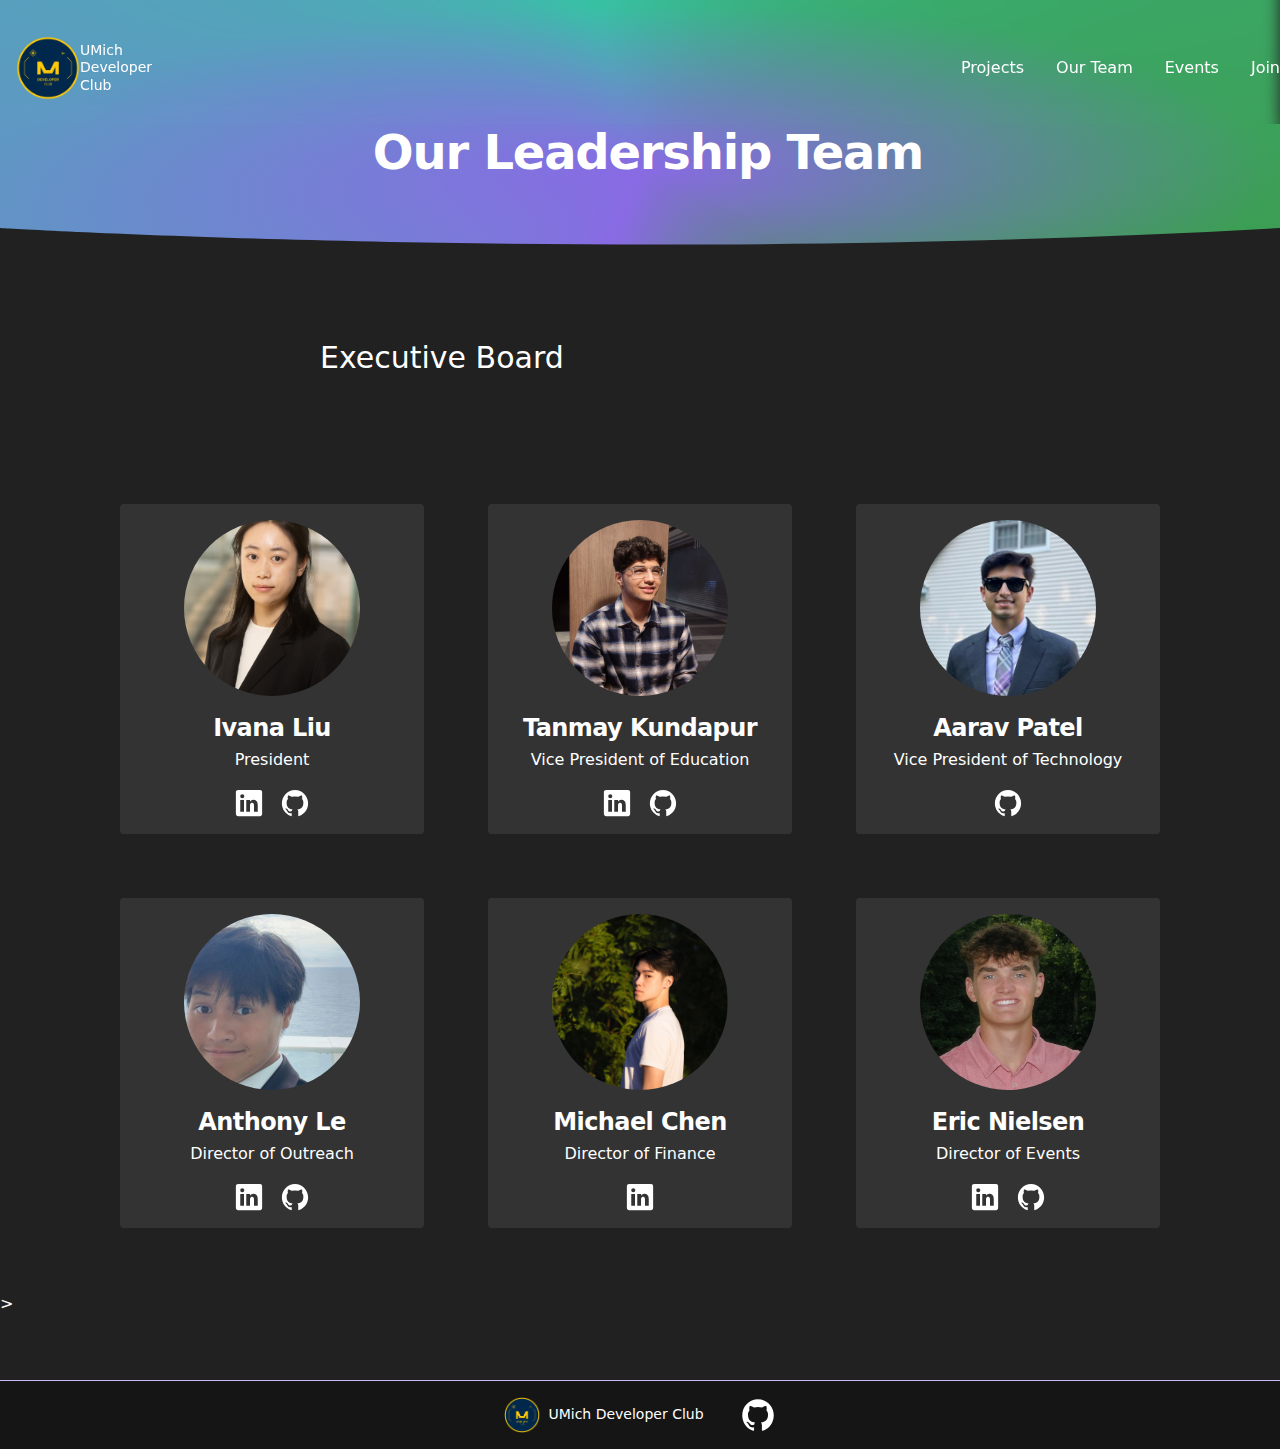
<file: team/index.html>
<!DOCTYPE html>
<html class="dark" lang="en">
  <head>
    <meta charset="utf-8" />
    <meta name="viewport" content="width=device-width" />
    <title>Projects - UMich Developer Club</title>
    <link rel="icon" type="image/jpg" href="/images/logo.jpg" />
    <link rel="stylesheet" href="/_next/static/css/eb8f1f48da219c4a.css" />
  </head>
  <body class="text-grey-dark dark:text-white bg-white-100 dark:bg-grey-dark">
    <!-- navigation bar -->
    <nav
      class="flex filter px-4 py-4 h-20 items-center fixed w-full backdrop-filter backdrop-blur z-50 pt-7"
    >
      <div class="w-3/12 flex items-center">
        <a class="flex items-center" href="/">
          <img
            alt="UM-Dev Logo"
            width="64"
            height="64"
            decoding="async"
            data-nimg="1"
            style="color: transparent"
            src="/images/logo.jpg"
          />
          <div class="pr-7 leading-tight md:block hidden text-sm font-medium">
            UMich<br />Developer <br />Club
          </div>
        </a>
      </div>
      <div class="w-9/12 flex justify-end items-center">
        <div class="hidden md:flex">
          <a class="mx-4" href="/projects">Projects</a>
          <a class="mx-4" href="/team">Our Team</a>
          <a class="mx-4" href="/events">Events</a>
          <a class="mx-4" href="/join">Join</a>
        </div>
      </div>
    </nav>
    <!-- end navigation bar -->

    <main class="pt-32">
      <div class="md:text-left text-center hero">
        <!-- title: our leaderteam -->
        <div class="container mx-auto px-2">
          <div class="flex justify-center items-center p-8">
            <h1
              class="mb-2 md:mb-5 lg:text-5xl md:text-4xl text-3xl font-bold font-sans tracking-tight text-center"
            >
              Our Leadership Team
            </h1>
          </div>
        </div>
        <!-- end title -->

        <svg
          preserveAspectRatio="none"
          xmlns="http://www.w3.org/2000/svg"
          x="0px"
          y="0px"
          viewBox="0 0 1920 100.1"
          style="height: 7rem; width: 100%"
        >
          <path
            fill="#212121"
            d="M0,0c0,0,934.4,33.4,1920,0v100.1H0L0,0z"
          ></path>
        </svg>
      </div>
      <!-- end of title section -->

      <!-- subtitle: "E-board" -->
      <div class="mx-auto mb-8 max-w-screen-sm lg:mb-16">
        <h2 class="text-3xl mb-4">Executive Board</h2>
      </div>
      <!-- end of subtitle -->

      <!-- board intro -->
      <div
        class="py-8 px-4 mx-auto max-w-screen-xl text-center lg:py-16 lg:px-16"
      >
        <div
          class="flex flex-wrap justify-center gap-4 lg:gap-16 sm:grid-cols-2 md:grid-cols-3 lg:grid-cols-4"
        >
          <!-- card 1 -->
          <div
            class="text-left sm:text-center rounded bg-grey py-2 sm:py-4 px-2 sm:px-8 w-full sm:w-60 flex sm:block gap-8"
          >
            <img
              alt="yifeiliu"
              loading="lazy"
              width="176"
              height="176"
              decoding="async"
              data-nimg="1"
              class="sm:mx-auto sm:mb-4 sm:w-44 sm:h-44 w-24 h-24 my-auto rounded-full object-cover"
              style="color: transparent"
              src="/images/team/ivanaliu.JPG"
            />
            <div>
              <h3 class="mb-1 text-2xl font-bold tracking-tight">Ivana Liu</h3>
              <p>President</p>
              <ul class="flex sm:justify-center mt-2 sm:mt-4 space-x-4">
                <!-- LinkedIn -->
                <li>
                  <a
                    class="hover:text-gray"
                    aria-label="Linkedin"
                    href="https://www.linkedin.com/in/ivana-liu/"
                  >
                    <svg
                      stroke="currentColor"
                      fill="currentColor"
                      stroke-width="0"
                      viewBox="0 0 512 512"
                      class="text-3xl"
                      height="1em"
                      width="1em"
                      xmlns="http://www.w3.org/2000/svg"
                    >
                      <path
                        d="M444.17 32H70.28C49.85 32 32 46.7 32 66.89v374.72C32 461.91 49.85 480 70.28 480h373.78c20.54 0 35.94-18.21 35.94-38.39V66.89C480.12 46.7 464.6 32 444.17 32zm-273.3 373.43h-64.18V205.88h64.18zM141 175.54h-.46c-20.54 0-33.84-15.29-33.84-34.43 0-19.49 13.65-34.42 34.65-34.42s33.85 14.82 34.31 34.42c-.01 19.14-13.31 34.43-34.66 34.43zm264.43 229.89h-64.18V296.32c0-26.14-9.34-44-32.56-44-17.74 0-28.24 12-32.91 23.69-1.75 4.2-2.22 9.92-2.22 15.76v113.66h-64.18V205.88h64.18v27.77c9.34-13.3 23.93-32.44 57.88-32.44 42.13 0 74 27.77 74 87.64z"
                      ></path>
                    </svg>
                  </a>
                </li>
                <!-- Github -->
                <li>
                  <a
                    class="hover:text-gray"
                    aria-label="Github"
                    href="https://github.com/Ivana-Liu"
                  >
                    <svg
                      stroke="currentColor"
                      fill="currentColor"
                      stroke-width="0"
                      viewBox="0 0 512 512"
                      class="text-3xl"
                      height="1em"
                      width="1em"
                      xmlns="http://www.w3.org/2000/svg"
                    >
                      <path
                        d="M256 32C132.3 32 32 134.9 32 261.7c0 101.5 64.2 187.5 153.2 217.9a17.56 17.56 0 003.8.4c8.3 0 11.5-6.1 11.5-11.4 0-5.5-.2-19.9-.3-39.1a102.4 102.4 0 01-22.6 2.7c-43.1 0-52.9-33.5-52.9-33.5-10.2-26.5-24.9-33.6-24.9-33.6-19.5-13.7-.1-14.1 1.4-14.1h.1c22.5 2 34.3 23.8 34.3 23.8 11.2 19.6 26.2 25.1 39.6 25.1a63 63 0 0025.6-6c2-14.8 7.8-24.9 14.2-30.7-49.7-5.8-102-25.5-102-113.5 0-25.1 8.7-45.6 23-61.6-2.3-5.8-10-29.2 2.2-60.8a18.64 18.64 0 015-.5c8.1 0 26.4 3.1 56.6 24.1a208.21 208.21 0 01112.2 0c30.2-21 48.5-24.1 56.6-24.1a18.64 18.64 0 015 .5c12.2 31.6 4.5 55 2.2 60.8 14.3 16.1 23 36.6 23 61.6 0 88.2-52.4 107.6-102.3 113.3 8 7.1 15.2 21.1 15.2 42.5 0 30.7-.3 55.5-.3 63 0 5.4 3.1 11.5 11.4 11.5a19.35 19.35 0 004-.4C415.9 449.2 480 363.1 480 261.7 480 134.9 379.7 32 256 32z"
                      ></path>
                    </svg>
                  </a>
                </li>
              </ul>
            </div>
          </div>
          <!-- end of card 1 -->

          <!-- card 2 -->
          <div
            class="text-left sm:text-center rounded bg-grey py-2 sm:py-4 px-2 sm:px-8 w-full sm:w-60 flex sm:block gap-8"
          >
            <img
              alt="TanmayKundapur"
              loading="lazy"
              width="176"
              height="176"
              decoding="async"
              data-nimg="1"
              class="sm:mx-auto sm:mb-4 sm:w-44 sm:h-44 w-24 h-24 my-auto rounded-full object-cover"
              style="color: transparent"
              src="/images/team/Tanmay.jpeg"
            />
            <div>
              <h3 class="mb-1 text-2xl font-bold tracking-tight">
                Tanmay Kundapur
              </h3>
              <p>Vice President of Education</p>
              <ul class="flex sm:justify-center mt-2 sm:mt-4 space-x-4">
                <!-- LinkedIn -->
                <li>
                  <a
                    class="hover:text-gray"
                    aria-label="Linkedin"
                    href="https://www.linkedin.com/in/tanmay-kundapur/"
                  >
                    <svg
                      stroke="currentColor"
                      fill="currentColor"
                      stroke-width="0"
                      viewBox="0 0 512 512"
                      class="text-3xl"
                      height="1em"
                      width="1em"
                      xmlns="http://www.w3.org/2000/svg"
                    >
                      <path
                        d="M444.17 32H70.28C49.85 32 32 46.7 32 66.89v374.72C32 461.91 49.85 480 70.28 480h373.78c20.54 0 35.94-18.21 35.94-38.39V66.89C480.12 46.7 464.6 32 444.17 32zm-273.3 373.43h-64.18V205.88h64.18zM141 175.54h-.46c-20.54 0-33.84-15.29-33.84-34.43 0-19.49 13.65-34.42 34.65-34.42s33.85 14.82 34.31 34.42c-.01 19.14-13.31 34.43-34.66 34.43zm264.43 229.89h-64.18V296.32c0-26.14-9.34-44-32.56-44-17.74 0-28.24 12-32.91 23.69-1.75 4.2-2.22 9.92-2.22 15.76v113.66h-64.18V205.88h64.18v27.77c9.34-13.3 23.93-32.44 57.88-32.44 42.13 0 74 27.77 74 87.64z"
                      ></path>
                    </svg>
                  </a>
                </li>
                <!-- Github -->
                <li>
                  <a
                    class="hover:text-gray"
                    aria-label="Github"
                    href="https://github.com/TanmayKumar-EngStud/TanmayKumar-EngStud"
                  >
                    <svg
                      stroke="currentColor"
                      fill="currentColor"
                      stroke-width="0"
                      viewBox="0 0 512 512"
                      class="text-3xl"
                      height="1em"
                      width="1em"
                      xmlns="http://www.w3.org/2000/svg"
                    >
                      <path
                        d="M256 32C132.3 32 32 134.9 32 261.7c0 101.5 64.2 187.5 153.2 217.9a17.56 17.56 0 003.8.4c8.3 0 11.5-6.1 11.5-11.4 0-5.5-.2-19.9-.3-39.1a102.4 102.4 0 01-22.6 2.7c-43.1 0-52.9-33.5-52.9-33.5-10.2-26.5-24.9-33.6-24.9-33.6-19.5-13.7-.1-14.1 1.4-14.1h.1c22.5 2 34.3 23.8 34.3 23.8 11.2 19.6 26.2 25.1 39.6 25.1a63 63 0 0025.6-6c2-14.8 7.8-24.9 14.2-30.7-49.7-5.8-102-25.5-102-113.5 0-25.1 8.7-45.6 23-61.6-2.3-5.8-10-29.2 2.2-60.8a18.64 18.64 0 015-.5c8.1 0 26.4 3.1 56.6 24.1a208.21 208.21 0 01112.2 0c30.2-21 48.5-24.1 56.6-24.1a18.64 18.64 0 015 .5c12.2 31.6 4.5 55 2.2 60.8 14.3 16.1 23 36.6 23 61.6 0 88.2-52.4 107.6-102.3 113.3 8 7.1 15.2 21.1 15.2 42.5 0 30.7-.3 55.5-.3 63 0 5.4 3.1 11.5 11.4 11.5a19.35 19.35 0 004-.4C415.9 449.2 480 363.1 480 261.7 480 134.9 379.7 32 256 32z"
                      ></path>
                    </svg>
                  </a>
                </li>
              </ul>
            </div>
          </div>
          <!-- end of card 2 -->

          <!-- card 3 -->
          <div
            class="text-left sm:text-center rounded bg-grey py-2 sm:py-4 px-2 sm:px-8 w-full sm:w-60 flex sm:block gap-8"
          >
            <img
              alt="AaravPatel"
              loading="lazy"
              width="176"
              height="176"
              decoding="async"
              data-nimg="1"
              class="sm:mx-auto sm:mb-4 sm:w-44 sm:h-44 w-24 h-24 my-auto rounded-full object-cover"
              style="color: transparent"
              src="/images/team/aarav.jpeg"
            />
            <div>
              <h3 class="mb-1 text-2xl font-bold tracking-tight">
                Aarav Patel
              </h3>
              <p>Vice President of Technology</p>
              <ul class="flex sm:justify-center mt-2 sm:mt-4 space-x-4">
                <!-- Github -->
                <li>
                  <a
                    class="hover:text-gray"
                    aria-label="Github"
                    href="https://github.com/aarav-tech"
                  >
                    <svg
                      stroke="currentColor"
                      fill="currentColor"
                      stroke-width="0"
                      viewBox="0 0 512 512"
                      class="text-3xl"
                      height="1em"
                      width="1em"
                      xmlns="http://www.w3.org/2000/svg"
                    >
                      <path
                        d="M256 32C132.3 32 32 134.9 32 261.7c0 101.5 64.2 187.5 153.2 217.9a17.56 17.56 0 003.8.4c8.3 0 11.5-6.1 11.5-11.4 0-5.5-.2-19.9-.3-39.1a102.4 102.4 0 01-22.6 2.7c-43.1 0-52.9-33.5-52.9-33.5-10.2-26.5-24.9-33.6-24.9-33.6-19.5-13.7-.1-14.1 1.4-14.1h.1c22.5 2 34.3 23.8 34.3 23.8 11.2 19.6 26.2 25.1 39.6 25.1a63 63 0 0025.6-6c2-14.8 7.8-24.9 14.2-30.7-49.7-5.8-102-25.5-102-113.5 0-25.1 8.7-45.6 23-61.6-2.3-5.8-10-29.2 2.2-60.8a18.64 18.64 0 015-.5c8.1 0 26.4 3.1 56.6 24.1a208.21 208.21 0 01112.2 0c30.2-21 48.5-24.1 56.6-24.1a18.64 18.64 0 015 .5c12.2 31.6 4.5 55 2.2 60.8 14.3 16.1 23 36.6 23 61.6 0 88.2-52.4 107.6-102.3 113.3 8 7.1 15.2 21.1 15.2 42.5 0 30.7-.3 55.5-.3 63 0 5.4 3.1 11.5 11.4 11.5a19.35 19.35 0 004-.4C415.9 449.2 480 363.1 480 261.7 480 134.9 379.7 32 256 32z"
                      ></path>
                    </svg>
                  </a>
                </li>
              </ul>
            </div>
          </div>
          <!-- end of card 3 -->

          <!-- card 4 -->
          <div
            class="text-left sm:text-center rounded bg-grey py-2 sm:py-4 px-2 sm:px-8 w-full sm:w-60 flex sm:block gap-8"
          >
            <img
              alt="Anthony Le"
              loading="lazy"
              width="176"
              height="176"
              decoding="async"
              data-nimg="1"
              class="sm:mx-auto sm:mb-4 sm:w-44 sm:h-44 w-24 h-24 my-auto rounded-full object-cover"
              style="color: transparent"
              src="/images/team/anthony.png"
            />
            <div>
              <h3 class="mb-1 text-2xl font-bold tracking-tight">Anthony Le</h3>
              <p>Director of Outreach</p>
              <ul class="flex sm:justify-center mt-2 sm:mt-4 space-x-4">
                <!-- Linkedin -->
                <li>
                  <a
                    class="hover:text-gray"
                    aria-label="Linkedin"
                    href="https://www.linkedin.com/in/anthony-le-5a3b8635b/"
                  >
                    <svg
                      stroke="currentColor"
                      fill="currentColor"
                      stroke-width="0"
                      viewBox="0 0 512 512"
                      class="text-3xl"
                      height="1em"
                      width="1em"
                      xmlns="http://www.w3.org/2000/svg"
                    >
                      <path
                        d="M444.17 32H70.28C49.85 32 32 46.7 32 66.89v374.72C32 461.91 49.85 480 70.28 480h373.78c20.54 0 35.94-18.21 35.94-38.39V66.89C480.12 46.7 464.6 32 444.17 32zm-273.3 373.43h-64.18V205.88h64.18zM141 175.54h-.46c-20.54 0-33.84-15.29-33.84-34.43 0-19.49 13.65-34.42 34.65-34.42s33.85 14.82 34.31 34.42c-.01 19.14-13.31 34.43-34.66 34.43zm264.43 229.89h-64.18V296.32c0-26.14-9.34-44-32.56-44-17.74 0-28.24 12-32.91 23.69-1.75 4.2-2.22 9.92-2.22 15.76v113.66h-64.18V205.88h64.18v27.77c9.34-13.3 23.93-32.44 57.88-32.44 42.13 0 74 27.77 74 87.64z"
                      ></path>
                    </svg>
                  </a>
                </li>
                <!-- Github -->
                <li>
                  <a
                    class="hover:text-gray"
                    aria-label="Github"
                    href="https://github.com/awllee"
                  >
                    <svg
                      stroke="currentColor"
                      fill="currentColor"
                      stroke-width="0"
                      viewBox="0 0 512 512"
                      class="text-3xl"
                      height="1em"
                      width="1em"
                      xmlns="http://www.w3.org/2000/svg"
                    >
                      <path
                        d="M256 32C132.3 32 32 134.9 32 261.7c0 101.5 64.2 187.5 153.2 217.9a17.56 17.56 0 003.8.4c8.3 0 11.5-6.1 11.5-11.4 0-5.5-.2-19.9-.3-39.1a102.4 102.4 0 01-22.6 2.7c-43.1 0-52.9-33.5-52.9-33.5-10.2-26.5-24.9-33.6-24.9-33.6-19.5-13.7-.1-14.1 1.4-14.1h.1c22.5 2 34.3 23.8 34.3 23.8 11.2 19.6 26.2 25.1 39.6 25.1a63 63 0 0025.6-6c2-14.8 7.8-24.9 14.2-30.7-49.7-5.8-102-25.5-102-113.5 0-25.1 8.7-45.6 23-61.6-2.3-5.8-10-29.2 2.2-60.8a18.64 18.64 0 015-.5c8.1 0 26.4 3.1 56.6 24.1a208.21 208.21 0 01112.2 0c30.2-21 48.5-24.1 56.6-24.1a18.64 18.64 0 015 .5c12.2 31.6 4.5 55 2.2 60.8 14.3 16.1 23 36.6 23 61.6 0 88.2-52.4 107.6-102.3 113.3 8 7.1 15.2 21.1 15.2 42.5 0 30.7-.3 55.5-.3 63 0 5.4 3.1 11.5 11.4 11.5a19.35 19.35 0 004-.4C415.9 449.2 480 363.1 480 261.7 480 134.9 379.7 32 256 32z"
                      ></path>
                    </svg>
                  </a>
                </li>
              </ul>
            </div>
          </div>
          <!-- end of card 4 -->

          <!-- card 5 -->
          <div
            class="text-left sm:text-center rounded bg-grey py-2 sm:py-4 px-2 sm:px-8 w-full sm:w-60 flex sm:block gap-8"
          >
            <img
              alt="Michael Chen"
              loading="lazy"
              width="176"
              height="176"
              decoding="async"
              data-nimg="1"
              class="sm:mx-auto sm:mb-4 sm:w-44 sm:h-44 w-24 h-24 my-auto rounded-full object-cover"
              style="color: transparent"
              src="/images/team/michael.jpeg"
            />
            <div>
              <h3 class="mb-1 text-2xl font-bold tracking-tight">
                Michael Chen
              </h3>
              <p>Director of Finance</p>
              <ul class="flex sm:justify-center mt-2 sm:mt-4 space-x-4">
                <!-- Linkedin -->
                <li>
                  <a
                    class="hover:text-gray"
                    aria-label="Linkedin"
                    href="https://www.linkedin.com/in/michael-chen-12a69612a/"
                  >
                    <svg
                      stroke="currentColor"
                      fill="currentColor"
                      stroke-width="0"
                      viewBox="0 0 512 512"
                      class="text-3xl"
                      height="1em"
                      width="1em"
                      xmlns="http://www.w3.org/2000/svg"
                    >
                      <path
                        d="M444.17 32H70.28C49.85 32 32 46.7 32 66.89v374.72C32 461.91 49.85 480 70.28 480h373.78c20.54 0 35.94-18.21 35.94-38.39V66.89C480.12 46.7 464.6 32 444.17 32zm-273.3 373.43h-64.18V205.88h64.18zM141 175.54h-.46c-20.54 0-33.84-15.29-33.84-34.43 0-19.49 13.65-34.42 34.65-34.42s33.85 14.82 34.31 34.42c-.01 19.14-13.31 34.43-34.66 34.43zm264.43 229.89h-64.18V296.32c0-26.14-9.34-44-32.56-44-17.74 0-28.24 12-32.91 23.69-1.75 4.2-2.22 9.92-2.22 15.76v113.66h-64.18V205.88h64.18v27.77c9.34-13.3 23.93-32.44 57.88-32.44 42.13 0 74 27.77 74 87.64z"
                      ></path>
                    </svg>
                  </a>
                </li>
              </ul>
            </div>
          </div>
          <!-- end of card 5 -->

          <!-- card 6 -->
          <div
            class="text-left sm:text-center rounded bg-grey py-2 sm:py-4 px-2 sm:px-8 w-full sm:w-60 flex sm:block gap-8"
          >
            <img
              alt="Eric Nielsen"
              loading="lazy"
              width="176"
              height="176"
              decoding="async"
              data-nimg="1"
              class="sm:mx-auto sm:mb-4 sm:w-44 sm:h-44 w-24 h-24 my-auto rounded-full object-cover"
              style="color: transparent"
              src="/images/team/eric.jpeg"
            />
            <div>
              <h3 class="mb-1 text-2xl font-bold tracking-tight">
                Eric Nielsen
              </h3>
              <p>Director of Events</p>
              <ul class="flex sm:justify-center mt-2 sm:mt-4 space-x-4">
                <!-- Linkedin -->
                <li>
                  <a
                    class="hover:text-gray"
                    aria-label="Linkedin"
                    href="https://www.linkedin.com/in/eric-nielsen-a12635364/"
                  >
                    <svg
                      stroke="currentColor"
                      fill="currentColor"
                      stroke-width="0"
                      viewBox="0 0 512 512"
                      class="text-3xl"
                      height="1em"
                      width="1em"
                      xmlns="http://www.w3.org/2000/svg"
                    >
                      <path
                        d="M444.17 32H70.28C49.85 32 32 46.7 32 66.89v374.72C32 461.91 49.85 480 70.28 480h373.78c20.54 0 35.94-18.21 35.94-38.39V66.89C480.12 46.7 464.6 32 444.17 32zm-273.3 373.43h-64.18V205.88h64.18zM141 175.54h-.46c-20.54 0-33.84-15.29-33.84-34.43 0-19.49 13.65-34.42 34.65-34.42s33.85 14.82 34.31 34.42c-.01 19.14-13.31 34.43-34.66 34.43zm264.43 229.89h-64.18V296.32c0-26.14-9.34-44-32.56-44-17.74 0-28.24 12-32.91 23.69-1.75 4.2-2.22 9.92-2.22 15.76v113.66h-64.18V205.88h64.18v27.77c9.34-13.3 23.93-32.44 57.88-32.44 42.13 0 74 27.77 74 87.64z"
                      ></path>
                    </svg>
                  </a>
                </li>
                <!-- Github -->
                <li>
                  <a
                    class="hover:text-gray"
                    aria-label="Github"
                    href="https://github.com/ericbn"
                  >
                    <svg
                      stroke="currentColor"
                      fill="currentColor"
                      stroke-width="0"
                      viewBox="0 0 512 512"
                      class="text-3xl"
                      height="1em"
                      width="1em"
                      xmlns="http://www.w3.org/2000/svg"
                    >
                      <path
                        d="M256 32C132.3 32 32 134.9 32 261.7c0 101.5 64.2 187.5 153.2 217.9a17.56 17.56 0 003.8.4c8.3 0 11.5-6.1 11.5-11.4 0-5.5-.2-19.9-.3-39.1a102.4 102.4 0 01-22.6 2.7c-43.1 0-52.9-33.5-52.9-33.5-10.2-26.5-24.9-33.6-24.9-33.6-19.5-13.7-.1-14.1 1.4-14.1h.1c22.5 2 34.3 23.8 34.3 23.8 11.2 19.6 26.2 25.1 39.6 25.1a63 63 0 0025.6-6c2-14.8 7.8-24.9 14.2-30.7-49.7-5.8-102-25.5-102-113.5 0-25.1 8.7-45.6 23-61.6-2.3-5.8-10-29.2 2.2-60.8a18.64 18.64 0 015-.5c8.1 0 26.4 3.1 56.6 24.1a208.21 208.21 0 01112.2 0c30.2-21 48.5-24.1 56.6-24.1a18.64 18.64 0 015 .5c12.2 31.6 4.5 55 2.2 60.8 14.3 16.1 23 36.6 23 61.6 0 88.2-52.4 107.6-102.3 113.3 8 7.1 15.2 21.1 15.2 42.5 0 30.7-.3 55.5-.3 63 0 5.4 3.1 11.5 11.4 11.5a19.35 19.35 0 004-.4C415.9 449.2 480 363.1 480 261.7 480 134.9 379.7 32 256 32z"
                      ></path>
                    </svg>
                  </a>
                </li>
              </ul>
            </div>
          </div>
          <!-- end of card 6 -->
        </div>
      </div>
      <!-- end of board -->
    </main>

    <!--footer-->>
    <footer class="p-4 flex items-center justify-center gap-2 mt-16">
      <a class="flex items-center" href="/">
        <img
          alt="Logo"
          width="36"
          height="36"
          decoding="async"
          data-nimg="1"
          style="color: transparent"
          src="/images/logo.jpg"
        />
        <div
          class="pr-7 ml-2 leading-tight md:block hidden text-sm font-medium"
        >
          UMich Developer Club
        </div>
      </a>
      <a
        aria-label="MDST GitHub"
        href="https://github.com/orgs/MichiganDataScienceTeam/repositories"
      >
        <svg
          stroke="currentColor"
          fill="currentColor"
          stroke-width="0"
          viewBox="0 0 512 512"
          class="text-4xl"
          height="1em"
          width="1em"
          xmlns="http://www.w3.org/2000/svg"
        >
          <path
            d="M256 32C132.3 32 32 134.9 32 261.7c0 101.5 64.2 187.5 153.2 217.9a17.56 17.56 0 003.8.4c8.3 0 11.5-6.1 11.5-11.4 0-5.5-.2-19.9-.3-39.1a102.4 102.4 0 01-22.6 2.7c-43.1 0-52.9-33.5-52.9-33.5-10.2-26.5-24.9-33.6-24.9-33.6-19.5-13.7-.1-14.1 1.4-14.1h.1c22.5 2 34.3 23.8 34.3 23.8 11.2 19.6 26.2 25.1 39.6 25.1a63 63 0 0025.6-6c2-14.8 7.8-24.9 14.2-30.7-49.7-5.8-102-25.5-102-113.5 0-25.1 8.7-45.6 23-61.6-2.3-5.8-10-29.2 2.2-60.8a18.64 18.64 0 015-.5c8.1 0 26.4 3.1 56.6 24.1a208.21 208.21 0 01112.2 0c30.2-21 48.5-24.1 56.6-24.1a18.64 18.64 0 015 .5c12.2 31.6 4.5 55 2.2 60.8 14.3 16.1 23 36.6 23 61.6 0 88.2-52.4 107.6-102.3 113.3 8 7.1 15.2 21.1 15.2 42.5 0 30.7-.3 55.5-.3 63 0 5.4 3.1 11.5 11.4 11.5a19.35 19.35 0 004-.4C415.9 449.2 480 363.1 480 261.7 480 134.9 379.7 32 256 32z"
          ></path>
        </svg>
      </a>
    </footer>
  </body>
</html>
</file>
<file: main.css>
/* 
  Custom Tailwind-inspired Stylesheet
  -----------------------------------
  A clean, readable, and nicely restyled CSS file for a modern web project.
  Includes utility classes, responsive design, and custom enhancements.
*/

/* Base Reset & Typography */
html,
body {
  box-sizing: border-box;
  margin: 0;
  padding: 0;
  font-family: "Inter", "Segoe UI", "Roboto", "Helvetica Neue", Arial,
    sans-serif;
  font-size: 16px;
  line-height: 1.6;
  background: #181818;
  color: #fff;
  scroll-behavior: smooth;
}

*,
*::before,
*::after {
  box-sizing: inherit;
}

h1,
h2,
h3,
h4,
h5,
h6 {
  font-weight: 700;
  margin: 0 0 0.5em 0;
  line-height: 1.2;
}

h1 {
  font-size: 2.5rem;
}
h2 {
  font-size: 2rem;
}
h3 {
  font-size: 1.5rem;
}
h4 {
  font-size: 1.25rem;
}
h5,
h6 {
  font-size: 1rem;
}

a {
  color: #cabbf6;
  text-decoration: none;
  transition: color 0.2s;
}
a:hover,
.hover\:underline:hover {
  color: #90f7df;
  text-decoration: underline;
}

p {
  margin: 0 0 1em 0;
  line-height: 1.8;
}

ul,
ol {
  margin: 0 0 1em 1.5em;
  padding: 0;
}

strong,
b {
  font-weight: 700;
}

code,
pre {
  font-family: "Fira Mono", "Consolas", "Menlo", monospace;
  background: #232323;
  color: #cabbf6;
  padding: 0.2em 0.4em;
  border-radius: 4px;
  font-size: 0.95em;
}

img,
video {
  max-width: 100%;
  height: auto;
  display: block;
}

hr {
  border: none;
  border-top: 1px solid #333;
  margin: 2em 0;
}

/* Utility Classes */
.container {
  width: 100%;
  max-width: 1280px;
  margin: 0 auto;
  padding: 0 1.5rem;
}

.flex {
  display: flex;
}
.flex-row {
  flex-direction: row;
}
.flex-col {
  flex-direction: column;
}
.flex-wrap {
  flex-wrap: wrap;
}
.items-center {
  align-items: center;
}
.justify-center {
  justify-content: center;
}
.justify-between {
  justify-content: space-between;
}
.gap-4 {
  gap: 1rem;
}
.gap-8 {
  gap: 2rem;
}

.grid {
  display: grid;
}
.grid-cols-2 {
  grid-template-columns: repeat(2, 1fr);
}
.grid-cols-3 {
  grid-template-columns: repeat(3, 1fr);
}
.grid-cols-4 {
  grid-template-columns: repeat(4, 1fr);
}
@media (max-width: 768px) {
  .grid-cols-2,
  .grid-cols-3,
  .grid-cols-4 {
    grid-template-columns: 1fr;
  }
}

.text-center {
  text-align: center;
}
.text-left {
  text-align: left;
}
.text-right {
  text-align: right;
}

.font-bold {
  font-weight: 700;
}
.font-medium {
  font-weight: 500;
}
.font-light {
  font-weight: 300;
}

.rounded {
  border-radius: 0.25rem;
}
.rounded-lg {
  border-radius: 0.5rem;
}
.rounded-full {
  border-radius: 9999px;
}

.shadow {
  box-shadow: 0 2px 8px rgba(0, 0, 0, 0.08);
}
.shadow-lg {
  box-shadow: 0 8px 32px rgba(0, 0, 0, 0.16);
}

.bg-primary {
  background: linear-gradient(90deg, #896ae4 0%, #34c5a2 100%);
  color: #fff;
}
.bg-grey-dark {
  background: #212121;
}
.bg-grey {
  background: #333;
}
.bg-grey-light {
  background: #555;
}
.bg-white {
  background: #fff;
  color: #181818;
}
.bg-translucent {
  background: rgba(243, 245, 247, 0.27);
}

.text-white {
  color: #fff;
}
.text-grey-dark {
  color: #212121;
}
.text-grey-xlight {
  color: #a3a3a3;
}

.p-4 {
  padding: 1rem;
}
.p-8 {
  padding: 2rem;
}
.px-4 {
  padding-left: 1rem;
  padding-right: 1rem;
}
.py-4 {
  padding-top: 1rem;
  padding-bottom: 1rem;
}
.pt-7 {
  padding-top: 1.75rem;
}
.pb-24 {
  padding-bottom: 6rem;
}

.mt-8 {
  margin-top: 2rem;
}
.mb-8 {
  margin-bottom: 2rem;
}
.mx-auto {
  margin-left: auto;
  margin-right: auto;
}

.w-full {
  width: 100%;
}
.h-20 {
  height: 5rem;
}
.h-44 {
  height: 11rem;
}
.h-72 {
  height: 18rem;
}

.transition {
  transition: all 0.2s cubic-bezier(0.4, 0, 0.2, 1);
}
.transition-all {
  transition: all 0.3s cubic-bezier(0.4, 0, 0.2, 1);
}
.duration-300 {
  transition-duration: 0.3s;
}
.ease-in-out {
  transition-timing-function: cubic-bezier(0.4, 0, 0.2, 1);
}

.cursor-pointer {
  cursor: pointer;
}
.overflow-hidden {
  overflow: hidden;
}

@media (min-width: 640px) {
  .sm\:text-xl {
    font-size: 1.25rem;
  }
  .sm\:flex {
    display: flex;
  }
  .sm\:block {
    display: block;
  }
  .sm\:hidden {
    display: none;
  }
  .sm\:mx-auto {
    margin-left: auto;
    margin-right: auto;
  }
}

@media (min-width: 768px) {
  .md\:flex {
    display: flex;
  }
  .md\:block {
    display: block;
  }
  .md\:hidden {
    display: none;
  }
  .md\:text-4xl {
    font-size: 2.25rem;
  }
  .md\:mb-5 {
    margin-bottom: 1.25rem;
  }
}

@media (min-width: 1024px) {
  .lg\:text-5xl {
    font-size: 3rem;
  }
  .lg\:mb-16 {
    margin-bottom: 4rem;
  }
  .lg\:flex-col {
    flex-direction: column;
  }
  .lg\:gap-16 {
    gap: 4rem;
  }
}

@media (min-width: 1280px) {
  .xl\:flex-row {
    flex-direction: row;
  }
  .xl\:text-xl {
    font-size: 1.25rem;
  }
}

/* Custom Components */
.hero {
  padding-top: 6rem;
  background: radial-gradient(
      50% 50% at 50% 50%,
      #896ae4 0%,
      rgba(67, 151, 117, 0) 100%
    ),
    conic-gradient(
      from 175deg at 50% 50%,
      #3e9644 -56deg,
      #896ae4 27deg,
      #34c5a2 169deg,
      #3e9644 304deg,
      #896ae4 387deg
    );
}

.gradient-text {
  background: linear-gradient(90deg, #c0abfe, #90f7df);
  -webkit-background-clip: text;
  -webkit-text-fill-color: transparent;
  background-clip: text;
  color: transparent;
}

.glow {
  filter: drop-shadow(0 0 0.2rem #ffffff21);
}

.scroll-up-button {
  position: fixed;
  bottom: 20px;
  right: 15px;
  color: #fff;
  background: #333;
  border: none;
  border-radius: 8px;
  padding: 10px 18px;
  font-size: 2rem;
  cursor: pointer;
  box-shadow: 0 2px 8px rgba(137, 106, 228, 0.15);
  transition: background 0.3s, transform 0.3s;
}
.scroll-up-button:before {
  content: "\2191";
  font-size: 2.5rem;
  font-weight: 700;
}
.scroll-up-button:hover {
  background: #896ae4;
  transform: translateY(-4px) scale(1.04);
}

footer {
  margin-top: 3%;
  border-top: 1px solid #cabbf6;
  background: #151515;
  padding: 2rem 0;
  text-align: center;
  color: #a3a3a3;
  font-size: 1rem;
}

/* Community Image Section */
.community-image-headline {
  font-size: 2rem;
  text-align: center;
  margin-bottom: 1rem;
}
.community-image-container {
  background: #151515;
  margin-bottom: 7%;
  padding-top: 3%;
  padding-bottom: 10%;
  width: 100%;
  position: relative;
}
.community-image-container:before,
.community-image-container:after {
  content: "";
  position: absolute;
  left: 0;
  width: 100%;
  height: 3px;
  background: linear-gradient(90deg, #896ae4, #34c5a2);
}
.community-image-container:before {
  top: 0;
}
.community-image-container:after {
  bottom: 0;
}

/* Markdown Content Styling */
.markdown h1 {
  font-size: 2.25rem;
  line-height: 2.5rem;
  text-transform: capitalize;
  margin-bottom: 1rem;
  font-weight: 700;
}
.markdown h2 {
  font-size: 1.875rem;
  line-height: 2.25rem;
  text-transform: uppercase;
  margin-bottom: 1rem;
  font-weight: 700;
}
.markdown h3 {
  font-size: 1.5rem;
  line-height: 2rem;
  margin-bottom: 1rem;
  font-weight: 700;
}
.markdown h4 {
  font-size: 1.25rem;
  line-height: 1.75rem;
  margin-bottom: 1rem;
  font-weight: 400;
}
.markdown p {
  margin-bottom: 0.75rem;
  line-height: 2rem;
}
.markdown a {
  font-weight: 700;
  text-decoration: underline;
  color: #c8baf3;
  transition: color 0.15s;
}
.markdown a:hover {
  color: #90f7df;
}
.markdown ul {
  position: relative;
  margin: 1rem 0;
  padding-left: 1.5rem;
}
.markdown li {
  margin-left: 1rem;
  position: relative;
}
.markdown li:before {
  content: "-";
  position: absolute;
  left: -1rem;
  color: #896ae4;
}
.markdown hr {
  margin: 1.25rem 0;
  border: none;
  border-top: 1px solid #896ae4;
}
.markdown strong {
  font-weight: 700;
}
.markdown .callout {
  margin: 1rem 0;
  background: #333;
  color: #fff;
  border-radius: 0.5rem;
  padding: 1.25rem;
}
.markdown .md-button {
  border-radius: 0.5rem;
  padding: 1.25rem;
  background: #f3f5f744;
  color: #fff;
  text-transform: uppercase;
  font-weight: 700;
  font-size: 1rem;
  line-height: 1.5rem;
  transition: background 0.15s, transform 0.15s;
  box-shadow: 0 2px 8px rgba(137, 106, 228, 0.1);
}
.markdown .md-button:hover {
  background: #896ae4;
  transform: translateY(-0.25rem) scale(1.03);
}
.markdown .md-button-wrapper {
  padding: 1.5rem 0;
  margin-bottom: 0.5rem;
  width: fit-content;
  transition: transform 0.15s;
}
.markdown .md-button-wrapper:hover {
  transform: translateY(-0.5rem);
}
.markdown .highlight {
  font-weight: 700;
  color: #c8baf3;
}

/* Calendar/FullCalendar Customization */
:root {
  --fc-list-event-hover-bg-color: #333;
  --fc-border-color: none;
  --fc-button-bg-color: #896ae4;
  --fc-button-border-color: #896ae4;
  --fc-button-hover-bg-color: #744ee3;
  --fc-button-hover-border-color: #744ee3;
  --fc-button-active-bg-color: #744ee3;
  --fc-button-active-border-color: #744ee3;
  --fc-page-bg-color: #333;
}
.fc .fc-list-sticky .fc-list-day > *,
.fc-cell-shaded {
  border-radius: 0.5rem;
}
.fc .fc-list-event-title {
  border-radius: 0 0.5rem 0.5rem 0;
}
.fc .fc-list-event-time {
  border-radius: 0.5rem 0 0 0.5rem;
}

/* Miscellaneous */
::-webkit-scrollbar {
  width: 8px;
  background: #232323;
}
::-webkit-scrollbar-thumb {
  background: #896ae4;
  border-radius: 4px;
}
::-webkit-scrollbar-thumb:hover {
  background: #744ee3;
}

/* Dark Mode Support */
@media (prefers-color-scheme: dark) {
  body {
    background: #181818;
    color: #fff;
  }
  .bg-white {
    background: #232323;
    color: #fff;
  }
  .text-grey-dark {
    color: #a3a3a3;
  }
}

/* Animations */
@keyframes scrollUp {
  0% {
    transform: translateY(0);
  }
  100% {
    transform: translateY(-100%);
  }
}
.scroll-up-button:target {
  animation: scrollUp 0.5s forwards;
}

/* End of custom styles */
</file>
<file: _next/static/css/eb8f1f48da219c4a.css>
/*
! tailwindcss v3.3.1 | MIT License | https://tailwindcss.com
*/
:after,
:before {
  box-sizing: border-box;
  border: 0 solid;
}

:after,
:before {
  --tw-content: "";
}

html {
  line-height: 1.5;
  -webkit-text-size-adjust: 100%;
  -moz-tab-size: 4;
  -o-tab-size: 4;
  tab-size: 4;
  font-family: ui-sans-serif, system-ui, -apple-system, BlinkMacSystemFont,
    Segoe UI, Roboto, Helvetica Neue, Arial, Noto Sans, sans-serif,
    Apple Color Emoji, Segoe UI Emoji, Segoe UI Symbol, Noto Color Emoji;
  font-feature-settings: normal;
  font-variation-settings: normal;
}

body {
  margin: 0;
  line-height: inherit;
}

hr {
  height: 0;
  color: inherit;
  border-top-width: 1px;
}

abbr:where([title]) {
  -webkit-text-decoration: underline dotted;
  text-decoration: underline dotted;
}

h1,
h2,
h3,
h4,
h5,
h6 {
  font-size: inherit;
  font-weight: inherit;
}

a {
  color: inherit;
  text-decoration: inherit;
}

b,
strong {
  font-weight: bolder;
}

code,
kbd,
pre,
samp {
  font-family: ui-monospace, SFMono-Regular, Menlo, Monaco, Consolas,
    Liberation Mono, Courier New, monospace;
  font-size: 1em;
}

small {
  font-size: 80%;
}

sub,
sup {
  font-size: 75%;
  line-height: 0;
  position: relative;
  vertical-align: baseline;
}

sub {
  bottom: -0.25em;
}

sup {
  top: -0.5em;
}

table {
  text-indent: 0;
  border-color: inherit;
  border-collapse: collapse;
}

button,
input,
optgroup,
select,
textarea {
  font-family: inherit;
  font-size: 100%;
  font-weight: inherit;
  line-height: inherit;
  color: inherit;
  margin: 0;
  padding: 0;
}

button,
select {
  text-transform: none;
}

[type="button"],
[type="reset"],
[type="submit"],
button {
  -webkit-appearance: button;
  background-color: transparent;
  background-image: none;
}

:-moz-focusring {
  outline: auto;
}

:-moz-ui-invalid {
  box-shadow: none;
}

progress {
  vertical-align: baseline;
}

::-webkit-inner-spin-button,
::-webkit-outer-spin-button {
  height: auto;
}

[type="search"] {
  -webkit-appearance: textfield;
  outline-offset: -2px;
}

::-webkit-search-decoration {
  -webkit-appearance: none;
}

::-webkit-file-upload-button {
  -webkit-appearance: button;
  font: inherit;
}

summary {
  display: list-item;
}

blockquote,
dd,
dl,
figure,
h1,
h2,
h3,
h4,
h5,
h6,
hr,
p,
pre {
  margin: 0;
}

fieldset {
  margin: 0;
}

fieldset,
legend {
  padding: 0;
}

menu,
ol,
ul {
  list-style: none;
  margin: 0;
  padding: 0;
}

textarea {
  resize: vertical;
}

input::-moz-placeholder,
textarea::-moz-placeholder {
  opacity: 1;
  color: #9ca3af;
}

input::placeholder,
textarea::placeholder {
  opacity: 1;
  color: #9ca3af;
}

[role="button"],
button {
  cursor: pointer;
}

:disabled {
  cursor: default;
}

audio,
canvas,
embed,
iframe,
img,
object,
svg,
video {
  display: block;
  vertical-align: middle;
}

img,
video {
  max-width: 100%;
  height: auto;
}

[hidden] {
  display: none;
}

*,
:after,
:before {
  --tw-border-spacing-x: 0;
  --tw-border-spacing-y: 0;
  --tw-translate-x: 0;
  --tw-translate-y: 0;
  --tw-rotate: 0;
  --tw-skew-x: 0;
  --tw-skew-y: 0;
  --tw-scale-x: 1;
  --tw-scale-y: 1;
  --tw-pan-x: ;
  --tw-pan-y: ;
  --tw-pinch-zoom: ;
  --tw-scroll-snap-strictness: proximity;
  --tw-ordinal: ;
  --tw-slashed-zero: ;
  --tw-numeric-figure: ;
  --tw-numeric-spacing: ;
  --tw-numeric-fraction: ;
  --tw-ring-inset: ;
  --tw-ring-offset-width: 0px;
  --tw-ring-offset-color: #fff;
  --tw-ring-color: rgba(59, 130, 246, 0.5);
  --tw-ring-offset-shadow: 0 0 #0000;
  --tw-ring-shadow: 0 0 #0000;
  --tw-shadow: 0 0 #0000;
  --tw-shadow-colored: 0 0 #0000;
  --tw-blur: ;
  --tw-brightness: ;
  --tw-contrast: ;
  --tw-grayscale: ;
  --tw-hue-rotate: ;
  --tw-invert: ;
  --tw-saturate: ;
  --tw-sepia: ;
  --tw-drop-shadow: ;
  --tw-backdrop-blur: ;
  --tw-backdrop-brightness: ;
  --tw-backdrop-contrast: ;
  --tw-backdrop-grayscale: ;
  --tw-backdrop-hue-rotate: ;
  --tw-backdrop-invert: ;
  --tw-backdrop-opacity: ;
  --tw-backdrop-saturate: ;
  --tw-backdrop-sepia: ;
}

::backdrop {
  --tw-border-spacing-x: 0;
  --tw-border-spacing-y: 0;
  --tw-translate-x: 0;
  --tw-translate-y: 0;
  --tw-rotate: 0;
  --tw-skew-x: 0;
  --tw-skew-y: 0;
  --tw-scale-x: 1;
  --tw-scale-y: 1;
  --tw-pan-x: ;
  --tw-pan-y: ;
  --tw-pinch-zoom: ;
  --tw-scroll-snap-strictness: proximity;
  --tw-ordinal: ;
  --tw-slashed-zero: ;
  --tw-numeric-figure: ;
  --tw-numeric-spacing: ;
  --tw-numeric-fraction: ;
  --tw-ring-inset: ;
  --tw-ring-offset-width: 0px;
  --tw-ring-offset-color: #fff;
  --tw-ring-color: rgba(59, 130, 246, 0.5);
  --tw-ring-offset-shadow: 0 0 #0000;
  --tw-ring-shadow: 0 0 #0000;
  --tw-shadow: 0 0 #0000;
  --tw-shadow-colored: 0 0 #0000;
  --tw-blur: ;
  --tw-brightness: ;
  --tw-contrast: ;
  --tw-grayscale: ;
  --tw-hue-rotate: ;
  --tw-invert: ;
  --tw-saturate: ;
  --tw-sepia: ;
  --tw-drop-shadow: ;
  --tw-backdrop-blur: ;
  --tw-backdrop-brightness: ;
  --tw-backdrop-contrast: ;
  --tw-backdrop-grayscale: ;
  --tw-backdrop-hue-rotate: ;
  --tw-backdrop-invert: ;
  --tw-backdrop-opacity: ;
  --tw-backdrop-saturate: ;
  --tw-backdrop-sepia: ;
}

.container {
  width: 100%;
}

@media (min-width: 640px) {
  .container {
    max-width: 640px;
  }
}

@media (min-width: 768px) {
  .container {
    max-width: 768px;
  }
}

@media (min-width: 1024px) {
  .container {
    max-width: 1024px;
  }
}

@media (min-width: 1280px) {
  .container {
    max-width: 1280px;
  }
}

@media (min-width: 1536px) {
  .container {
    max-width: 1536px;
  }
}

.static {
  position: static;
}

.fixed {
  position: fixed;
}

.absolute {
  position: absolute;
}

.relative {
  position: relative;
}

.-left-1 {
  left: -0.25rem;
}

.-left-1\.5 {
  left: -0.375rem;
}

.left-0 {
  left: 0;
}

.left-1\/2 {
  left: 50%;
}

.left-12 {
  left: 3rem;
}

.left-2 {
  left: 0.5rem;
}

.right-12 {
  right: 3rem;
}

.right-2 {
  right: 0.5rem;
}

.top-0 {
  top: 0;
}

.top-1\/2 {
  top: 50%;
}

.top-24 {
  top: 6rem;
}

.top-4 {
  top: 1rem;
}

.z-10 {
  z-index: 10;
}

.z-50 {
  z-index: 50;
}

.order-first {
  order: -9999;
}

.mx-4 {
  margin-left: 1rem;
  margin-right: 1rem;
}

.mx-auto {
  margin-left: auto;
  margin-right: auto;
}

.my-2 {
  margin-top: 0.5rem;
  margin-bottom: 0.5rem;
}

.my-4 {
  margin-top: 1rem;
  margin-bottom: 1rem;
}

.my-auto {
  margin-top: auto;
  margin-bottom: auto;
}

.mb-1 {
  margin-bottom: 0.25rem;
}

.mb-16 {
  margin-bottom: 4rem;
}

.mb-2 {
  margin-bottom: 0.5rem;
}

.mb-3 {
  margin-bottom: 0.75rem;
}

.mb-4 {
  margin-bottom: 1rem;
}

.mb-5 {
  margin-bottom: 1.25rem;
}

.mb-8 {
  margin-bottom: 2rem;
}

.ml-2 {
  margin-left: 0.5rem;
}

.ml-4 {
  margin-left: 1rem;
}

.mt-1 {
  margin-top: 0.25rem;
}

.mt-1\.5 {
  margin-top: 0.375rem;
}

.mt-16 {
  margin-top: 4rem;
}

.mt-2 {
  margin-top: 0.5rem;
}

.mt-8 {
  margin-top: 2rem;
}

.line-clamp-2 {
  overflow: hidden;
  display: -webkit-box;
  -webkit-box-orient: vertical;
  -webkit-line-clamp: 2;
}

.block {
  display: block;
}

.flex {
  display: flex;
}

.grid {
  display: grid;
}

.hidden {
  display: none;
}

.h-1 {
  height: 0.25rem;
}

.h-20 {
  height: 5rem;
}

.h-24 {
  height: 6rem;
}

.h-28 {
  height: 7rem;
}

.h-3 {
  height: 0.75rem;
}

.h-44 {
  height: 11rem;
}

.h-48 {
  height: 12rem;
}

.h-8 {
  height: 2rem;
}

.h-screen {
  height: 100vh;
}

.w-0 {
  width: 0;
}

.w-24 {
  width: 6rem;
}

.w-28 {
  width: 7rem;
}

.w-3 {
  width: 0.75rem;
}

.w-3\/12 {
  width: 25%;
}

.w-48 {
  width: 12rem;
}

.w-56 {
  width: 14rem;
}

.w-72 {
  width: 18rem;
}

.w-8 {
  width: 2rem;
}

.w-9\/12 {
  width: 75%;
}

.w-fit {
  width: -moz-fit-content;
  width: fit-content;
}

.w-full {
  width: 100%;
}

.w-screen {
  width: 100vw;
}

.min-w-\[200px\] {
  min-width: 200px;
}

.max-w-6xl {
  max-width: 72rem;
}

.max-w-\[350px\] {
  max-width: 350px;
}

.max-w-screen-lg {
  max-width: 1024px;
}

.max-w-screen-sm {
  max-width: 640px;
}

.max-w-screen-xl {
  max-width: 1280px;
}

.-translate-x-0 {
  --tw-translate-x: -0px;
}

.-translate-x-0,
.-translate-x-1\/2 {
  transform: translate(var(--tw-translate-x), var(--tw-translate-y))
    rotate(var(--tw-rotate)) skewX(var(--tw-skew-x)) skewY(var(--tw-skew-y))
    scaleX(var(--tw-scale-x)) scaleY(var(--tw-scale-y));
}

.-translate-x-1\/2 {
  --tw-translate-x: -50%;
}

.-translate-x-full {
  --tw-translate-x: -100%;
}

.-translate-x-full,
.-translate-y-1\/2 {
  transform: translate(var(--tw-translate-x), var(--tw-translate-y))
    rotate(var(--tw-rotate)) skewX(var(--tw-skew-x)) skewY(var(--tw-skew-y))
    scaleX(var(--tw-scale-x)) scaleY(var(--tw-scale-y));
}

.-translate-y-1\/2 {
  --tw-translate-y: -50%;
}

.-translate-y-3 {
  --tw-translate-y: -0.75rem;
}

.-translate-y-3,
.-translate-y-3\.5 {
  transform: translate(var(--tw-translate-x), var(--tw-translate-y))
    rotate(var(--tw-rotate)) skewX(var(--tw-skew-x)) skewY(var(--tw-skew-y))
    scaleX(var(--tw-scale-x)) scaleY(var(--tw-scale-y));
}

.-translate-y-3\.5 {
  --tw-translate-y: -0.875rem;
}

.-translate-y-40 {
  --tw-translate-y: -10rem;
}

.-translate-y-40,
.translate-y-3 {
  transform: translate(var(--tw-translate-x), var(--tw-translate-y))
    rotate(var(--tw-rotate)) skewX(var(--tw-skew-x)) skewY(var(--tw-skew-y))
    scaleX(var(--tw-scale-x)) scaleY(var(--tw-scale-y));
}

.translate-y-3 {
  --tw-translate-y: 0.75rem;
}

.translate-y-3\.5 {
  --tw-translate-y: 0.875rem;
}

.-rotate-45,
.translate-y-3\.5 {
  transform: translate(var(--tw-translate-x), var(--tw-translate-y))
    rotate(var(--tw-rotate)) skewX(var(--tw-skew-x)) skewY(var(--tw-skew-y))
    scaleX(var(--tw-scale-x)) scaleY(var(--tw-scale-y));
}

.-rotate-45 {
  --tw-rotate: -45deg;
}

.rotate-45 {
  --tw-rotate: 45deg;
}

.rotate-45,
.transform {
  transform: translate(var(--tw-translate-x), var(--tw-translate-y))
    rotate(var(--tw-rotate)) skewX(var(--tw-skew-x)) skewY(var(--tw-skew-y))
    scaleX(var(--tw-scale-x)) scaleY(var(--tw-scale-y));
}

.cursor-pointer {
  cursor: pointer;
}

.snap-center {
  scroll-snap-align: center;
}

.grid-flow-row {
  grid-auto-flow: row;
}

.flex-row {
  flex-direction: row;
}

.flex-row-reverse {
  flex-direction: row-reverse;
}

.flex-col {
  flex-direction: column;
}

.flex-wrap {
  flex-wrap: wrap;
}

.content-center {
  align-content: center;
}

.items-center {
  align-items: center;
}

.justify-end {
  justify-content: flex-end;
}

.justify-center {
  justify-content: center;
}

.justify-between {
  justify-content: space-between;
}

.justify-evenly {
  justify-content: space-evenly;
}

.justify-stretch {
  justify-content: stretch;
}

.gap-2 {
  gap: 0.5rem;
}

.gap-4 {
  gap: 1rem;
}

.gap-5 {
  gap: 1.25rem;
}

.gap-6 {
  gap: 1.5rem;
}

.gap-8 {
  gap: 2rem;
}

.space-x-4 > :not([hidden]) ~ :not([hidden]) {
  --tw-space-x-reverse: 0;
  margin-right: calc(1rem * var(--tw-space-x-reverse));
  margin-left: calc(1rem * calc(1 - var(--tw-space-x-reverse)));
}

.self-start {
  align-self: flex-start;
}

.self-end {
  align-self: flex-end;
}

.overflow-hidden {
  overflow: hidden;
}

.whitespace-nowrap {
  white-space: nowrap;
}

.rounded {
  border-radius: 0.25rem;
}

.rounded-full {
  border-radius: 9999px;
}

.rounded-lg {
  border-radius: 0.5rem;
}

.border-l {
  border-left-width: 1px;
}

.border-grey-xlight {
  --tw-border-opacity: 1;
  border-color: rgb(163 163 163 / var(--tw-border-opacity));
}

.bg-\[\#000000d8\] {
  background-color: #000000d8;
}

.bg-green-600 {
  --tw-bg-opacity: 1;
  background-color: rgb(22 163 74 / var(--tw-bg-opacity));
}

.bg-grey {
  --tw-bg-opacity: 1;
  background-color: rgb(51 51 51 / var(--tw-bg-opacity));
}

.bg-grey-dark {
  --tw-bg-opacity: 1;
  background-color: rgb(33 33 33 / var(--tw-bg-opacity));
}

.bg-grey-light {
  --tw-bg-opacity: 1;
  background-color: rgb(85 85 85 / var(--tw-bg-opacity));
}

.bg-grey-xlight {
  --tw-bg-opacity: 1;
  background-color: rgb(163 163 163 / var(--tw-bg-opacity));
}

.bg-primary-dark {
  --tw-bg-opacity: 1;
  background-color: rgb(94 52 218 / var(--tw-bg-opacity));
}

.bg-translucent {
  background-color: #f3f5f744;
}

.bg-white {
  --tw-bg-opacity: 1;
  background-color: rgb(255 255 255 / var(--tw-bg-opacity));
}

.object-contain {
  -o-object-fit: contain;
  object-fit: contain;
}

.object-cover {
  -o-object-fit: cover;
  object-fit: cover;
}

.p-2 {
  padding: 0.5rem;
}

.p-3 {
  padding: 0.75rem;
}

.p-4 {
  padding: 1rem;
}

.p-5 {
  padding: 1.25rem;
}

.p-8 {
  padding: 2rem;
}

.px-2 {
  padding-left: 0.5rem;
  padding-right: 0.5rem;
}

.px-4 {
  padding-left: 1rem;
  padding-right: 1rem;
}

.px-7 {
  padding-left: 1.75rem;
  padding-right: 1.75rem;
}

.px-8 {
  padding-left: 2rem;
  padding-right: 2rem;
}

.py-2 {
  padding-top: 0.5rem;
  padding-bottom: 0.5rem;
}

.py-4 {
  padding-top: 1rem;
  padding-bottom: 1rem;
}

.py-8 {
  padding-top: 2rem;
  padding-bottom: 2rem;
}

.pb-24 {
  padding-bottom: 6rem;
}

.pr-7 {
  padding-right: 1.75rem;
}

.pt-7 {
  padding-top: 1.75rem;
}

.text-left {
  text-align: left;
}

.text-center {
  text-align: center;
}

.font-sans {
  font-family: ui-sans-serif, system-ui, -apple-system, BlinkMacSystemFont,
    Segoe UI, Roboto, Helvetica Neue, Arial, Noto Sans, sans-serif,
    Apple Color Emoji, Segoe UI Emoji, Segoe UI Symbol, Noto Color Emoji;
}

.text-2xl {
  font-size: 1.5rem;
  line-height: 2rem;
}

.text-3xl {
  font-size: 1.875rem;
  line-height: 2.25rem;
}

.text-4xl {
  font-size: 2.25rem;
  line-height: 2.5rem;
}

.text-base {
  font-size: 1rem;
  line-height: 1.5rem;
}

.text-lg {
  font-size: 1.125rem;
  line-height: 1.75rem;
}

.text-sm {
  font-size: 0.875rem;
  line-height: 1.25rem;
}

.text-xl {
  font-size: 1.25rem;
  line-height: 1.75rem;
}

.font-bold {
  font-weight: 700;
}

.font-light {
  font-weight: 300;
}

.font-medium {
  font-weight: 500;
}

.font-normal {
  font-weight: 400;
}

.font-semibold {
  font-weight: 600;
}

.leading-none {
  line-height: 1;
}

.leading-tight {
  line-height: 1.25;
}

.tracking-normal {
  letter-spacing: 0;
}

.tracking-tight {
  letter-spacing: -0.025em;
}

.text-grey-dark {
  --tw-text-opacity: 1;
  color: rgb(33 33 33 / var(--tw-text-opacity));
}

.text-grey-xlight {
  --tw-text-opacity: 1;
  color: rgb(163 163 163 / var(--tw-text-opacity));
}

.text-white {
  --tw-text-opacity: 1;
  color: rgb(255 255 255 / var(--tw-text-opacity));
}

.underline {
  text-decoration-line: underline;
}

.drop-shadow-lg {
  --tw-drop-shadow: drop-shadow(0 10px 8px rgba(0, 0, 0, 0.04))
    drop-shadow(0 4px 3px rgba(0, 0, 0, 0.1));
}

.drop-shadow-lg,
.drop-shadow-md {
  filter: var(--tw-blur) var(--tw-brightness) var(--tw-contrast)
    var(--tw-grayscale) var(--tw-hue-rotate) var(--tw-invert) var(--tw-saturate)
    var(--tw-sepia) var(--tw-drop-shadow);
}

.drop-shadow-md {
  --tw-drop-shadow: drop-shadow(0 4px 3px rgba(0, 0, 0, 0.07))
    drop-shadow(0 2px 2px rgba(0, 0, 0, 0.06));
}

.drop-shadow-sm {
  --tw-drop-shadow: drop-shadow(0 1px 1px rgba(0, 0, 0, 0.05));
}

.drop-shadow-sm,
.filter {
  filter: var(--tw-blur) var(--tw-brightness) var(--tw-contrast)
    var(--tw-grayscale) var(--tw-hue-rotate) var(--tw-invert) var(--tw-saturate)
    var(--tw-sepia) var(--tw-drop-shadow);
}

.backdrop-blur {
  --tw-backdrop-blur: blur(8px);
}

.backdrop-blur,
.backdrop-filter {
  -webkit-backdrop-filter: var(--tw-backdrop-blur) var(--tw-backdrop-brightness)
    var(--tw-backdrop-contrast) var(--tw-backdrop-grayscale)
    var(--tw-backdrop-hue-rotate) var(--tw-backdrop-invert)
    var(--tw-backdrop-opacity) var(--tw-backdrop-saturate)
    var(--tw-backdrop-sepia);
  backdrop-filter: var(--tw-backdrop-blur) var(--tw-backdrop-brightness)
    var(--tw-backdrop-contrast) var(--tw-backdrop-grayscale)
    var(--tw-backdrop-hue-rotate) var(--tw-backdrop-invert)
    var(--tw-backdrop-opacity) var(--tw-backdrop-saturate)
    var(--tw-backdrop-sepia);
}

.transition {
  transition-property: color, background-color, border-color,
    text-decoration-color, fill, stroke, opacity, box-shadow, transform, filter,
    -webkit-backdrop-filter;
  transition-property: color, background-color, border-color,
    text-decoration-color, fill, stroke, opacity, box-shadow, transform, filter,
    backdrop-filter;
  transition-property: color, background-color, border-color,
    text-decoration-color, fill, stroke, opacity, box-shadow, transform, filter,
    backdrop-filter, -webkit-backdrop-filter;
  transition-timing-function: cubic-bezier(0.4, 0, 0.2, 1);
  transition-duration: 0.15s;
}

.transition-all {
  transition-property: all;
  transition-timing-function: cubic-bezier(0.4, 0, 0.2, 1);
  transition-duration: 0.15s;
}

.transition-transform {
  transition-property: transform;
  transition-timing-function: cubic-bezier(0.4, 0, 0.2, 1);
  transition-duration: 0.15s;
}

.duration-300 {
  transition-duration: 0.3s;
}

.duration-75 {
  transition-duration: 75ms;
}

.ease-in-out {
  transition-timing-function: cubic-bezier(0.4, 0, 0.2, 1);
}

.hero {
  padding-top: 6rem;
  background: radial-gradient(
      50% 50% at 50% 50%,
      #896ae4 0,
      rgba(67, 151, 117, 0) 100%
    ),
    conic-gradient(
      from 174.92deg at 50% 50%,
      #3e9644 -56.25deg,
      #896ae4 27.03deg,
      #34c5a2 169.15deg,
      #3e9644 303.75deg,
      #896ae4 387.03deg
    );
}

.gradient-text {
  background: linear-gradient(90deg, #c0abfe, #90f7df);
  -webkit-background-clip: text;
  -webkit-text-fill-color: transparent;
}

.glow {
  filter: drop-shadow(0 0 0.2rem #ffffff21);
}

.link {
  grid-template-columns: auto 1fr auto;
}

.bullets {
  grid-template-columns: repeat(3, minmax(0, 1fr));
  grid-template-rows: 1fr auto 1fr;
}

@media (max-width: 640px) {
  .bullets {
    grid-template-rows: 1fr auto 1fr 1fr auto 1fr 1fr auto 1fr;
    grid-template-columns: 1fr;
  }
}

.project-card-home {
  background: linear-gradient(90deg, #c0abfe, #90f7df);
}

.markdown h1 {
  font-size: 2.25rem;
  line-height: 2.5rem;
  text-transform: capitalize;
}

.markdown h1,
.markdown h2 {
  margin-bottom: 1rem;
  font-weight: 700;
}

.markdown h2 {
  font-size: 1.875rem;
  line-height: 2.25rem;
  text-transform: uppercase;
}

.markdown h3 {
  font-size: 1.5rem;
  line-height: 2rem;
  margin-bottom: 1rem;
  font-weight: 700;
}

.markdown h4 {
  font-size: 1.25rem;
  line-height: 1.75rem;
  margin-bottom: 1rem;
  font-weight: 400;
}

.markdown p {
  margin-bottom: 0.75rem;
  line-height: 2rem;
}

.markdown a {
  font-weight: 700;
  text-decoration-line: underline;
  transition-property: color, background-color, border-color,
    text-decoration-color, fill, stroke, opacity, box-shadow, transform, filter,
    -webkit-backdrop-filter;
  transition-property: color, background-color, border-color,
    text-decoration-color, fill, stroke, opacity, box-shadow, transform, filter,
    backdrop-filter;
  transition-property: color, background-color, border-color,
    text-decoration-color, fill, stroke, opacity, box-shadow, transform, filter,
    backdrop-filter, -webkit-backdrop-filter;
  transition-timing-function: cubic-bezier(0.4, 0, 0.2, 1);
  transition-duration: 0.15s;
  --tw-text-opacity: 1;
  color: rgb(200 186 243 / var(--tw-text-opacity));
}

.markdown ul {
  position: relative;
  margin-top: 1rem;
  margin-bottom: 1rem;
}

.markdown li:before {
  --tw-content: "-";
  position: absolute;
  content: var(--tw-content);
  left: 0;
}

.markdown li {
  margin-left: 1rem;
}

.markdown hr {
  margin-top: 1.25rem;
  margin-bottom: 1.25rem;
}

.markdown strong {
  font-weight: 700;
}

.markdown .callout {
  margin: 1rem;
  --tw-bg-opacity: 1;
  background-color: rgb(51 51 51 / var(--tw-bg-opacity));
  color: #fff;
  border-radius: 0.5rem;
  padding: 1.25rem;
}

.markdown u {
  font-weight: 400;
}

.markdown .md-button {
  border-radius: 0.5rem;
  padding: 1.25rem;
}

@media (min-width: 1024px) {
  .markdown .md-button {
    font-size: 1.125rem;
    line-height: 1.75rem;
  }
}

.markdown .md-button {
  font-size: 1rem;
  line-height: 1.5rem;
}

.markdown .md-button:hover {
  --tw-translate-y: -0.25rem;
  transform: translate(var(--tw-translate-x), var(--tw-translate-y))
    rotate(var(--tw-rotate)) skewX(var(--tw-skew-x)) skewY(var(--tw-skew-y))
    scaleX(var(--tw-scale-x)) scaleY(var(--tw-scale-y));
}

.markdown .md-button {
  background-color: #f3f5f744;
  transition-property: color, background-color, border-color,
    text-decoration-color, fill, stroke, opacity, box-shadow, transform, filter,
    -webkit-backdrop-filter;
  transition-property: color, background-color, border-color,
    text-decoration-color, fill, stroke, opacity, box-shadow, transform, filter,
    backdrop-filter;
  transition-property: color, background-color, border-color,
    text-decoration-color, fill, stroke, opacity, box-shadow, transform, filter,
    backdrop-filter, -webkit-backdrop-filter;
  transition-timing-function: cubic-bezier(0.4, 0, 0.2, 1);
  transition-duration: 0.15s;
  --tw-drop-shadow: drop-shadow(0 4px 3px rgba(0, 0, 0, 0.07))
    drop-shadow(0 2px 2px rgba(0, 0, 0, 0.06));
  filter: var(--tw-blur) var(--tw-brightness) var(--tw-contrast)
    var(--tw-grayscale) var(--tw-hue-rotate) var(--tw-invert) var(--tw-saturate)
    var(--tw-sepia) var(--tw-drop-shadow);
  color: #fff;
  text-decoration-line: none;
  text-transform: uppercase;
  font-weight: 700;
}

.markdown .md-button-wrapper {
  padding-top: 1.5rem;
  padding-bottom: 1.5rem;
  margin-bottom: 0.5rem;
}

.markdown .md-button-wrapper:hover {
  --tw-translate-y: -0.5rem;
  transform: translate(var(--tw-translate-x), var(--tw-translate-y))
    rotate(var(--tw-rotate)) skewX(var(--tw-skew-x)) skewY(var(--tw-skew-y))
    scaleX(var(--tw-scale-x)) scaleY(var(--tw-scale-y));
}

.markdown .md-button-wrapper {
  transition-property: color, background-color, border-color,
    text-decoration-color, fill, stroke, opacity, box-shadow, transform, filter,
    -webkit-backdrop-filter;
  transition-property: color, background-color, border-color,
    text-decoration-color, fill, stroke, opacity, box-shadow, transform, filter,
    backdrop-filter;
  transition-property: color, background-color, border-color,
    text-decoration-color, fill, stroke, opacity, box-shadow, transform, filter,
    backdrop-filter, -webkit-backdrop-filter;
  transition-timing-function: cubic-bezier(0.4, 0, 0.2, 1);
  transition-duration: 0.15s;
  width: -moz-fit-content;
  width: fit-content;
}

.markdown .highlight {
  font-weight: 700;
  --tw-text-opacity: 1;
  color: rgb(200 186 243 / var(--tw-text-opacity));
}

:root {
  --fc-list-event-hover-bg-color: #333;
  --fc-border-color: none;
  --fc-button-bg-color: #896ae4;
  --fc-button-border-color: #896ae4;
  --fc-button-hover-bg-color: #744ee3;
  --fc-button-hover-border-color: #744ee3;
  --fc-button-active-bg-color: #744ee3;
  --fc-button-active-border-color: #744ee3;
  --fc-page-bg-color: #333;
}

.fc .fc-list-sticky .fc-list-day > *,
.fc-cell-shaded {
  border-radius: 0.5rem;
}

.fc .fc-list-event-title {
  border-radius: 0 0.5rem 0.5rem 0;
}

.fc .fc-list-event-time {
  border-radius: 0.5rem 0 0 0.5rem;
}

.scroll-up-button {
  position: fixed;
  bottom: 20px;
  right: 15px;
  color: #fff;
  background-color: #333;
  border: none;
  border-radius: 5%;
  padding: 5px 15px;
  cursor: pointer;
  transition: background-color 0.3s, transform 0.3s;
}

.scroll-up-button:before {
  content: "\2191";
  font-size: 60px;
  font-weight: 700;
}

.community-image-headline {
  font-size: 2rem;
  text-align: center;
}

.community-image-container {
  background-color: #151515;
  margin-bottom: 7%;
  padding-top: 3%;
  padding-bottom: 10%;
  width: 100%;
}

.community-image-container:after,
.community-image-container:before {
  content: "";
  position: absolute;
  left: 0;
  width: 100%;
  height: 3px;
  background: linear-gradient(90deg, #896ae4, #34c5a2);
}

.community-image-container:before {
  top: 0;
}

.community-image-container:after {
  bottom: 0;
}

.scroll-up-button:hover {
  background-color: #896ae4;
  transform: scale(1.01);
}

.scroll-up-button:hover:hover {
  --tw-translate-y: -0.5rem;
  transform: translate(var(--tw-translate-x), var(--tw-translate-y))
    rotate(var(--tw-rotate)) skewX(var(--tw-skew-x)) skewY(var(--tw-skew-y))
    scaleX(var(--tw-scale-x)) scaleY(var(--tw-scale-y));
}

html {
  scroll-behavior: smooth;
}

footer {
  margin-top: 3%;
  border-top: 0.5px solid #cabbf6;
  background-color: #151515;
}

.scroll-up-button:target {
  scroll-behavior: auto;
  animation: scrollUp 0.5s forwards;
}

@keyframes scrollUp {
  0% {
    transform: translateY(0);
  }

  to {
    transform: translateY(-100%);
  }
}

.hover\:-translate-y-1:hover {
  --tw-translate-y: -0.25rem;
  transform: translate(var(--tw-translate-x), var(--tw-translate-y))
    rotate(var(--tw-rotate)) skewX(var(--tw-skew-x)) skewY(var(--tw-skew-y))
    scaleX(var(--tw-scale-x)) scaleY(var(--tw-scale-y));
}

.hover\:underline:hover {
  text-decoration-line: underline;
}

:is(.dark .dark\:bg-grey-dark) {
  --tw-bg-opacity: 1;
  background-color: rgb(33 33 33 / var(--tw-bg-opacity));
}

:is(.dark .dark\:text-white) {
  --tw-text-opacity: 1;
  color: rgb(255 255 255 / var(--tw-text-opacity));
}

@media (min-width: 640px) {
  .sm\:mx-auto {
    margin-left: auto;
    margin-right: auto;
  }

  .sm\:mb-4 {
    margin-bottom: 1rem;
  }

  .sm\:mt-4 {
    margin-top: 1rem;
  }

  .sm\:block {
    display: block;
  }

  .sm\:flex {
    display: flex;
  }

  .sm\:hidden {
    display: none;
  }

  .sm\:h-44 {
    height: 11rem;
  }

  .sm\:w-44 {
    width: 11rem;
  }

  .sm\:w-60 {
    width: 15rem;
  }

  .sm\:grid-cols-2 {
    grid-template-columns: repeat(2, minmax(0, 1fr));
  }

  .sm\:flex-row {
    flex-direction: row;
  }

  .sm\:justify-center {
    justify-content: center;
  }

  .sm\:p-8 {
    padding: 2rem;
  }

  .sm\:px-7 {
    padding-left: 1.75rem;
    padding-right: 1.75rem;
  }

  .sm\:px-8 {
    padding-left: 2rem;
    padding-right: 2rem;
  }

  .sm\:py-4 {
    padding-top: 1rem;
    padding-bottom: 1rem;
  }

  .sm\:text-center {
    text-align: center;
  }

  .sm\:text-xl {
    font-size: 1.25rem;
    line-height: 1.75rem;
  }
}

@media (min-width: 768px) {
  .md\:mb-5 {
    margin-bottom: 1.25rem;
  }

  .md\:mb-6 {
    margin-bottom: 1.5rem;
  }

  .md\:block {
    display: block;
  }

  .md\:flex {
    display: flex;
  }

  .md\:hidden {
    display: none;
  }

  .md\:h-56 {
    height: 14rem;
  }

  .md\:w-1\/2 {
    width: 50%;
  }

  .md\:grid-flow-col {
    grid-auto-flow: column;
  }

  .md\:grid-cols-3 {
    grid-template-columns: repeat(3, minmax(0, 1fr));
  }

  .md\:flex-row {
    flex-direction: row;
  }

  .md\:justify-start {
    justify-content: flex-start;
  }

  .md\:text-left {
    text-align: left;
  }

  .md\:text-4xl {
    font-size: 2.25rem;
    line-height: 2.5rem;
  }
}

@media (min-width: 1024px) {
  .lg\:order-none {
    order: 0;
  }

  .lg\:mb-16 {
    margin-bottom: 4rem;
  }

  .lg\:h-72 {
    height: 18rem;
  }

  .lg\:grid-cols-2 {
    grid-template-columns: repeat(2, minmax(0, 1fr));
  }

  .lg\:grid-cols-4 {
    grid-template-columns: repeat(4, minmax(0, 1fr));
  }

  .lg\:grid-rows-1 {
    grid-template-rows: repeat(1, minmax(0, 1fr));
  }

  .lg\:flex-col {
    flex-direction: column;
  }

  .lg\:gap-16 {
    gap: 4rem;
  }

  .lg\:px-6 {
    padding-left: 1.5rem;
    padding-right: 1.5rem;
  }

  .lg\:py-16 {
    padding-top: 4rem;
    padding-bottom: 4rem;
  }

  .lg\:text-3xl {
    font-size: 1.875rem;
    line-height: 2.25rem;
  }

  .lg\:text-5xl {
    font-size: 3rem;
    line-height: 1;
  }

  .lg\:text-base {
    font-size: 1rem;
    line-height: 1.5rem;
  }

  .lg\:text-lg {
    font-size: 1.125rem;
    line-height: 1.75rem;
  }
}

@media (min-width: 1280px) {
  .xl\:sticky {
    position: sticky;
  }

  .xl\:h-80 {
    height: 20rem;
  }

  .xl\:flex-row {
    flex-direction: row;
  }

  .xl\:p-4 {
    padding: 1rem;
  }

  .xl\:text-lg {
    font-size: 1.125rem;
    line-height: 1.75rem;
  }

  .xl\:text-xl {
    font-size: 1.25rem;
    line-height: 1.75rem;
  }
}
</file>
